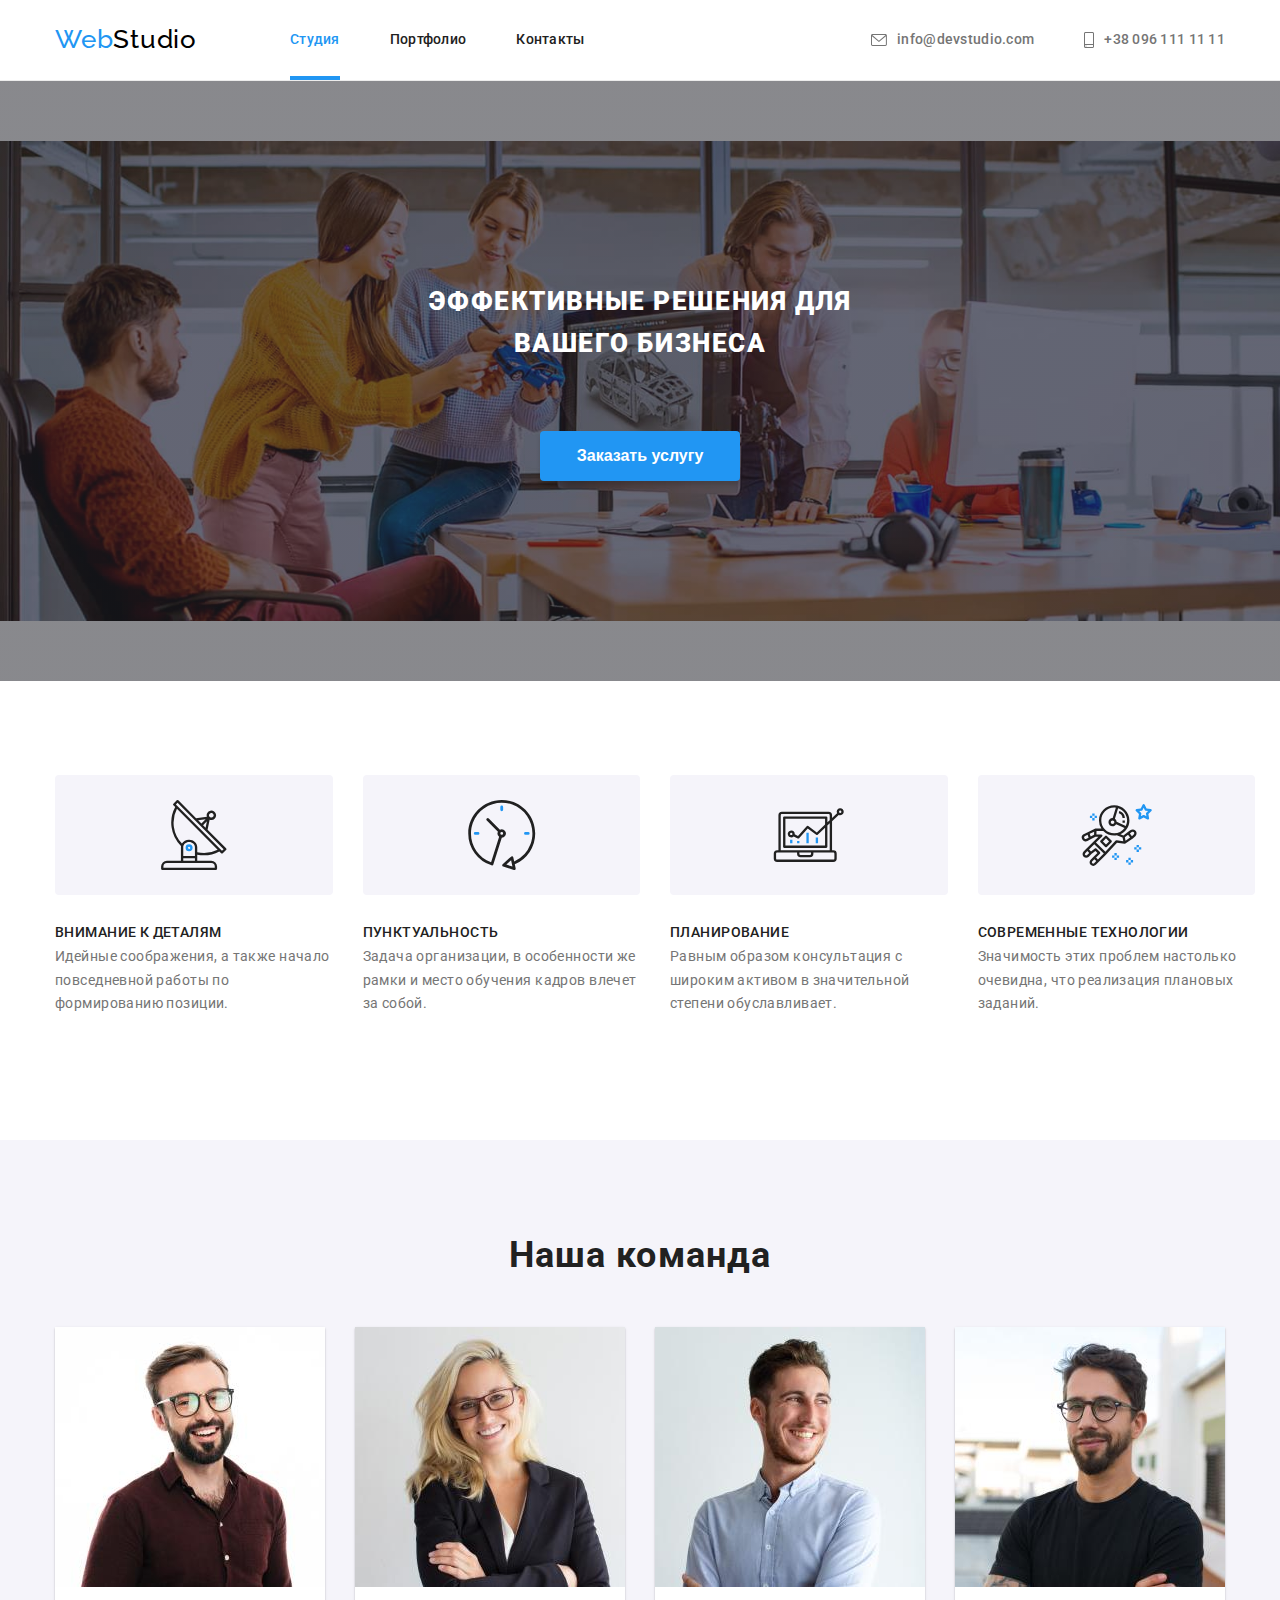
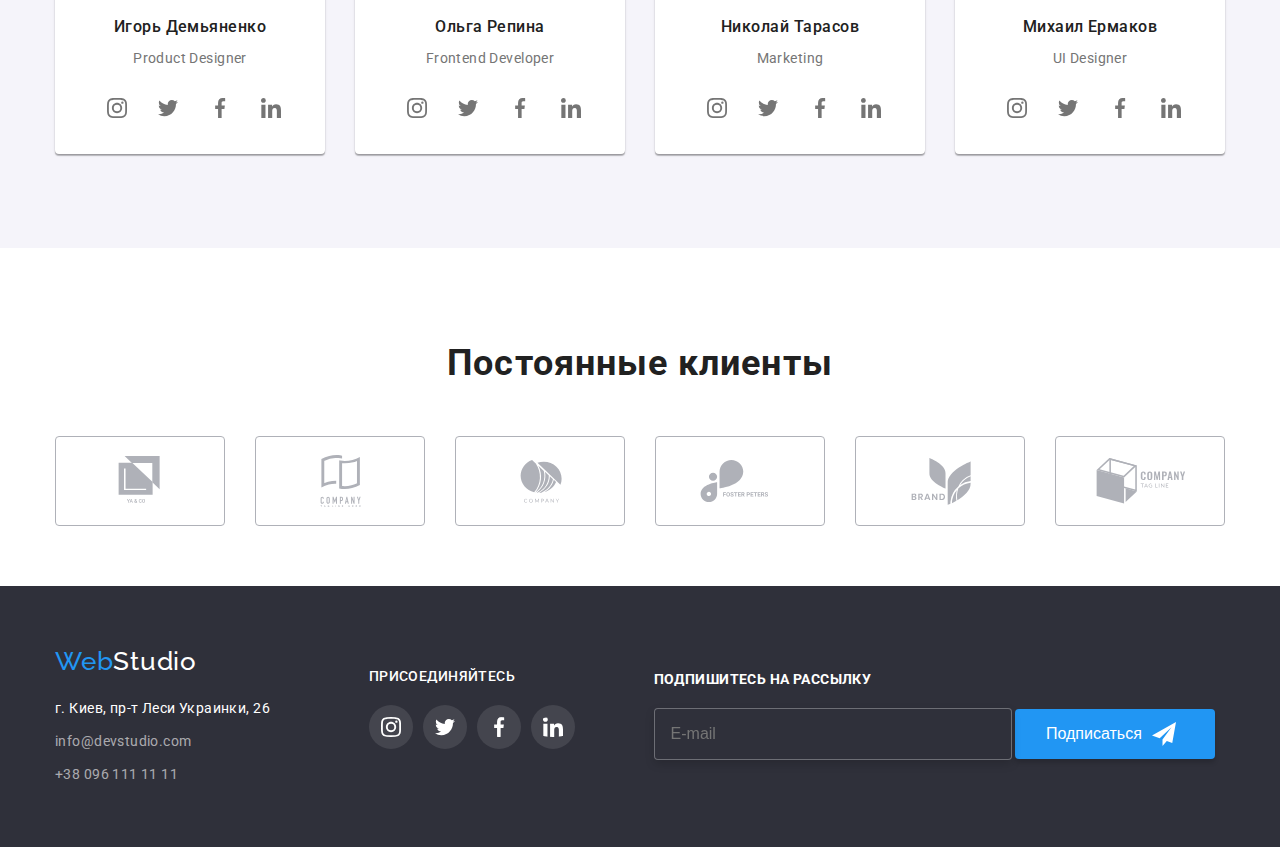
<file: index.html>
<!DOCTYPE html>
<html lang="ru">
<head>
    <meta charset="UTF-8">
    <meta http-equiv="X-UA-Compatible" content="IE=edge">
    <meta name="viewport" content="width=device-width, initial-scale=1.0">
    <title>Document</title>
    <link href="https://cdnjs.com/libraries/modern-normalize" rel="stylesheet">
    <link rel="preconnect" href="https://fonts.gstatic.com">
    <link href="https://fonts.googleapis.com/css2?family=Raleway:wght@700&family=Roboto:wght@400;500;700;900&display=swap"
          rel="stylesheet">
    <link rel="stylesheet" href="./css/main.css">
   <!-- <link rel="stylesheet" href="./css/main.min.css" /> -->

    
</head>
<body>
   <!--header, contacts separate from <nav>-->
   <header class="head-section">
      <div class="head-section__containter">
         <nav class="main-nav">
            <a href="/" class="logo link">
               <span class="logo__accent">Web</span>Studio
            </a>

            <button type="button" class="menu-button"  data-menu-button aria-expanded="false">
               <svg width="40" height="40" aria-label="Переключатель мобильного меню">
                  <use class="icon-menu" href='./images/icons.svg#icon-menu'></use>
                  <use class="icon-cross" href='./images/icons.svg#icon-cross'></use>
               </svg>
            </button>

            <div class="main-nav__menu" data-menu>
               <ul class="page-nav list">
                  <li class="page-nav__item"><a href="." class="link page-nav__link page-nav__current">Студия</a></li>
                  <li class="page-nav__item"><a href="./portfolio.html" class="link page-nav__link">Портфолио</a></li>
                  <li class="page-nav__item"><a href="" class="link page-nav__link">Контакты</a></li>
               </ul>
            
          

               <ul class="contacts list">
                  <li class="contacts__item">
                     <a href="mailto:info@devstudio.com" class="link contacts__link contacts--mail">
                        <svg class="contacts__icon" width='16' height='12'>
                           <use href="./images/icons.svg#icon-envelope"></use>
                        </svg>
                     info@devstudio.com
                  </a>
                  </li>
                  <li class="contacts__item">
                     <a href="tel:+380961111111" class="link contacts__link contacts--phone">
                        <svg class="contacts__icon" width='10' height='16'>
                           <use href="./images/icons.svg#icon-smartphone"></use>
                        </svg>
                     +38 096 111 11 11
                  </a>
                  </li>
               </ul>
               <ul class="social-menu list">
                  <li class="social-menu__item "><a href="">Instagram</a></li>
                  <li class="social-menu__item "><a href="">Twitter</a></li>
                  <li class="social-menu__item "><a href="">Facebook</a></li>
                  <li class="social-menu__item "><a href="">LinkedIn</a></li>
               </ul>
            </div>

         </nav>

      </div>
   </header>

   <main>
      <!--hero with the link-->
      <section class="hero hero__overlay">
         <div class="hero__container">
            <h1 class="hero__title">Эффективные решения для вашего бизнеса</h1>
            <button type="button" class="button hero__button" data-modal-open>Заказать услугу</button>
         </div>
      </section>
            
      <!--features -->
      <section class="section features">
         <h2 class="section__title visually-hidden">Наши особенности</h2>
         <div class="features__container">
            <ul class="feature__list list">
               <li class="feature__item">
                  <div class="feature__box">
                     <svg>
                        <use href="./images/icons.svg#icon-antenna"></use>
                     </svg>
                  </div>
                  <h3 class="feature__title">Внимание к деталям</h3>
                  <p>Идейные соображения, а также начало повседневной работы по формированию позиции.</p>
               </li>
               <li class="feature__item">
                  <div class="feature__box">
                     <svg>
                        <use href="./images/icons.svg#icon-clock"></use>
                     </svg>
                  </div>
                  <h3 class="feature__title">Пунктуальность</h3>
                  <p>Задача организации, в особенности же рамки и место обучения кадров влечет за собой.</p>
               </li>
               <li class="feature__item">
                  <div class="feature__box">
                     <svg>
                        <use href="./images/icons.svg#icon-diagram"></use>
                     </svg>
                  </div>
                  <h3 class="feature__title">Планирование</h3>
                  <p>Равным образом консультация с широким активом в значительной степени обуславливает.</p>
               </li>
               <li class="feature__item">
                  <div class="feature__box">
                     <svg>
                        <use href="./images/icons.svg#icon-astronaut"></use>
                     </svg>
                  </div>
                  <h3 class="feature__title">Современные технологии</h3>
                  <p>Значимость этих проблем настолько очевидна, что реализация плановых заданий.</p>
               </li>
            </ul>
         </div>
      </section>
      
      <!--what we do section-->
      <section class="section ">
         <div class="our-works__container">
            <h2 class="section__title">Чем мы занимаемся</h2>
            <ul class="our-works__list list">
               <li class="our-works__thumb">
                  <a href="" class="our-work__link"><img src="./images/what_we_do_01.jpg" alt="Разработка алгоритма" width="370">
                     <p class="our-works__label">Десктопные приложения</p>
                  </a>
               </li>
               <li class="our-works__thumb">
                  <a href="" class="our-work__link"><img src="./images/what_we_do_02.jpg" alt="Разработка мобильного приложение" width="370">
                     <p class="our-works__label">Мобильные приложения</p>
                  </a>
               </li>
               <li class="our-works__thumb">
                  <a href="" class="our-work__link"><img src="./images/what_we_do_03.jpg" alt="Выбор цвета" width="370">
                     <p class="our-works__label">Дизайнерские решения</p>
                  </a>
               </li>
            </ul>
         </div>
      </section>
      
      <!--our team section-->
      <section class="team team__section">
         <div class="team__container">
            <h2 class="section__title">Наша команда</h2>
            <ul class="team__list list">
               <li class="team__item">
                  <a href="" class="link">
                        <picture>
                           <sourse 
                              srcset="
                                 ./images/team_01-270.webp 270w,
                                 ./images/team_01-354.webp 354w,
                                 ./images/team_01-450.webp 450w,
                                 ./images/team_01-270@2x.webp 540w,
                                 ./images/team_01-354@2x.webp 708w,
                                 ./images/team_01-450@2x.webp 900w
                                 " 
                              type="image/webp" />
                        
                        <img
                           srcset="
                           ./images/team_01-270.jpg 270w,
                           ./images/team_01-354.jpg 354w,
                           ./images/team_01-450.jpg 450w,
                           ./images/team_01-270@2x.jpg 540w,
                           ./images/team_01-354@2x.jpg 708w,
                           ./images/team_01-450@2x.jpg 900w
                           " 
                           src="./images/team_01-450.jpg"
                           sizes="(min-width: 1200px) 270px, (min-width: 768px) 354px, 450px" 
                           alt="Игорь Демьяненко"
                        >
                        </picture>
                     <div class="team__name">
                        <h3 class="team__title">Игорь Демьяненко</h3>
                        <p class="team__position">Product Designer</p>
                        <ul class="socials">
                           <li class="socials__item">
                              <a href="" class="link socials__link">
                                 <svg class="socials__icon">
                                    <use href="./images/icons.svg#icon-insta"></use>
                                 </svg>
                              </a>
                           </li>
                           <li class="socials__item">
                              <a href="" class="link socials__link">
                                <svg class="socials__icon" >
                                 <use href="./images/icons.svg#icon-twitter"></use>
                                </svg> 
                              </a>
                           </li>
                           <li class="socials__item">
                              <a href="" class="link socials__link">
                                 <svg class="socials__icon">
                                    <use href="./images/icons.svg#icon-fb"></use>
                                 </svg>
                              </a>
                           </li>
                           <li class="socials__item">
                              <a href="" class="link socials__link">
                                 <svg class="socials__icon">
                                    <use href="./images/icons.svg#icon-lin"></use>
                                 </svg>
                              </a>
                           </li>
                        </ul>
                     </div>
                  </a>
               </li>
               <li class="team__item">
                  <a href="" class="link">
                     <img 
                        srcset="
                           ./images/team_02-270.jpg 270w,
                           ./images/team_02-354.jpg 354w,
                           ./images/team_02-450.jpg 450w,
                           ./images/team_02-270@2x.jpg 540w,
                           ./images/team_02-354@2x.jpg 708w,
                           ./images/team_02-450@2x.jpg 900w
                           " 
                        src="./images/team_02-450.jpg"
                        sizes="(min-width: 1200px) 270px, (min-width: 768px) 354px, 450px"  
                        alt="Ольга Репина"
                     >
                     <div class="team__name">
                        <h3 class="team__title">Ольга Репина</h3>
                        <p class="team__position">Frontend Developer</p>
                        <ul class="socials">
                           <li class="socials__item">
                              <a href="" class="link socials__link">
                                 <svg class="socials__icon">
                                    <use href="./images/icons.svg#icon-insta"></use>
                                 </svg>
                              </a>
                           </li>
                           <li class="socials__item">
                              <a href="" class="link socials__link">
                                 <svg class="socials__icon">
                                    <use href="./images/icons.svg#icon-twitter"></use>
                                 </svg>
                              </a>
                           </li>
                           <li class="socials__item">
                              <a href="" class="link socials__link">
                                 <svg class="socials__icon">
                                    <use href="./images/icons.svg#icon-fb"></use>
                                 </svg>
                              </a>
                           </li>
                           <li class="socials__item">
                              <a href="" class="link socials__link">
                                 <svg class="socials__icon">
                                    <use href="./images/icons.svg#icon-lin"></use>
                                 </svg>
                              </a>
                           </li>
                        </ul>
                     </div>
                  </a>
               </li>
               <li class="team__item">
                  <a href="" class="link">
                     <img 
                        srcset="
                           ./images/team_03-270.jpg 270w,
                           ./images/team_03-354.jpg 354w,
                           ./images/team_03-450.jpg 450w,
                           ./images/team_03-270@2x.jpg 540w,
                           ./images/team_03-354@2x.jpg 708w,
                           ./images/team_03-450@2x.jpg 900w
                           " 
                        src="./images/team_03-450.jpg"
                        sizes="(min-width: 1200px) 270px, (min-width: 768px) 354px, 450px"  
                        alt="Николай Тарасов" 
                     >
                     <div class="team__name">
                        <h3 class="team__title">Николай Тарасов</h3>
                        <p class="team__position">Marketing</p>
                        <ul class="socials">
                           <li class="socials__item">
                              <a href="" class="link socials__link">
                                 <svg class="socials__icon">
                                    <use href="./images/icons.svg#icon-insta"></use>
                                 </svg>
                              </a>
                           </li>
                           <li class="socials__item">
                              <a href="" class="link socials__link">
                                 <svg class="socials__icon">
                                    <use href="./images/icons.svg#icon-twitter"></use>
                                 </svg>
                              </a>
                           </li>
                           <li class="socials__item">
                              <a href="" class="link socials__link">
                                 <svg class="socials__icon">
                                    <use href="./images/icons.svg#icon-fb"></use>
                                 </svg>
                              </a>
                           </li>
                           <li class="socials__item">
                              <a href="" class="link socials__link">
                                 <svg class="socials__icon">
                                    <use href="./images/icons.svg#icon-lin"></use>
                                 </svg>
                              </a>
                           </li>
                        </ul>
                     </div>
                  </a>
               </li>
               <li class="team__item">
                  <a href="" class="link">
                     <img 
                        srcset="
                           ./images/team_04-270.jpg 270w,
                           ./images/team_04-354.jpg 354w,
                           ./images/team_04-450.jpg 450w,
                           ./images/team_04-270@2x.jpg 540w,
                           ./images/team_04-354@2x.jpg 708w,
                           ./images/team_04-450@2x.jpg 900w
                           " 
                        src="./images/team_04-450.jpg"
                        sizes="(min-width: 1200px) 270px, (min-width: 768px) 354px, 450px" 
                        alt="Михаил Ермаков"
                     >
                     <div class="team__name">
                        <h3 class="team__title">Михаил Ермаков</h3>
                        <p class="team__position">UI Designer</p>
                        <ul class="socials">
                           <li class="socials__item">
                              <a href="" class="link socials__link">
                                 <svg class="socials__icon">
                                    <use href="./images/icons.svg#icon-insta"></use>
                                 </svg>
                              </a>
                           </li>
                           <li class="socials__item">
                              <a href="" class="link socials__link">
                                 <svg class="socials__icon">
                                    <use href="./images/icons.svg#icon-twitter"></use>
                                 </svg>
                              </a>
                           </li>
                           <li class="socials__item">
                              <a href="" class="link socials__link">
                                 <svg class="socials__icon">
                                    <use href="./images/icons.svg#icon-fb"></use>
                                 </svg>
                              </a>
                           </li>
                           <li class="socials__item">
                              <a href="" class="link socials__link">
                                 <svg class="socials__icon">
                                    <use href="./images/icons.svg#icon-lin"></use>
                                 </svg>
                              </a>
                           </li>
                        </ul>
                     </div>
                  </a>
               </li>
            </ul>
         </div>
      </section>

      <!-- permanent clients -->

      <section class="section clients">
         <div class="clients__container">
            <h2 class="section__title">Постоянные клиенты</h2>
            <ul class="clients__list list">
               <li class="clients__item">
                  <a href="" class="link">
                     <svg class="clients__icon">
                        <use href="./images/clients.svg#icon-client1"></use>
                     </svg>
                  </a> 
               </li>
               <li class="clients__item" >
                  <a href="" class="link">
                     <svg class="clients__icon">
                        <use href="./images/icons.svg#icon-client2"></use>
                     </svg>
                  </a>
               </li>
               <li class="clients__item" >
                  <a href="" class="link">
                     <svg class="clients__icon">
                        <use href="./images/icons.svg#icon-client3"></use>
                     </svg>
                  </a>
               </li>
               <li class="clients__item" >
                  <a href="" class="link">
                     <svg class="clients__icon">
                        <use href="./images/icons.svg#icon-client4"></use>
                     </svg>
                  </a>
               </li>
               <li class="clients__item" >
                  <a href="" class="link">
                     <svg class="clients__icon">
                        <use href="./images/icons.svg#icon-client5"></use>
                     </svg>
                  </a>
               </li>
               <li class="clients__item" >
                  <a href="" class="link">
                     <svg class="clients__icon">
                        <use href="./images/icons.svg#icon-client6"></use>
                     </svg>
                  </a>
               </li>
            </ul>
         </div>
      </section>


   </main>

      <!--footer-->
   <footer class="footer">
      <div class="footer__flex">
         <div class="footer__item">
            <a href="/" class="logo link footer__logo">
               <span class="logo__accent">Web</span><span class="logo--rev">Studio</span>
            </a>
            <address class="address">
               г. Киев, пр-т Леси Украинки, 26<br />
            </address>
            <!-- footer contacts -->
            <ul class="footer__contacts list">
               <li><a href="mailto:info@devstudio.com" class="link footer-contacts__link">info@devstudio.com</a></li>
               <li><a href="tel:+380961111111" class="link footer-contacts__link">+38 096 111 11 11</a></li>
            </ul>
         </div>
         <div class="footer__item links">
            <h3 class="social__title">ПРИСОЕДИНЯЙТЕСЬ</h3>
            <ul class="socials">
               <li class="socials__item">
                  <a href="" class="link socials__link">
                     <svg class="socials__icon--darktheme">
                        <use href="./images/icons.svg#icon-insta"></use>
                     </svg>
                  </a>
               </li>
               <li class="socials__item">
                  <a href="" class="link socials__link">
                     <svg class="socials__icon--darktheme">
                        <use href="./images/icons.svg#icon-twitter"></use>
                     </svg>
                  </a>
               </li>
               <li class="socials__item">
                  <a href="" class="link socials__link">
                     <svg class="socials__icon--darktheme">
                        <use href="./images/icons.svg#icon-fb"></use>
                     </svg>
                  </a>
               </li>
               <li class="socials__item">
                  <a href="" class="link socials__link">
                     <svg class="socials__icon--darktheme">
                        <use href="./images/icons.svg#icon-lin"></use>
                     </svg>
                  </a>
               </li>
            </ul>
         </div>

         <!-- subscribe form -->

         <form class="form">
            <div class="subscribe__formfield">
               <label for="subscribe" class="subscribe__title">Подпишитесь на рассылку</label>
               <input type="email" name="mail" id="subscribe" class="subscribe__input" placeholder="E-mail">
               <button type="submit" class="subscribe__button">Подписаться
                  <svg class="subscribe__icon">
                     <use href="../images/icons.svg#icon-send"></use>
                  </svg>
               </button>
            </div>
         </form>
         

         

      </div>
   </footer>

   <!-- модальное окно с кнопкой закрытия-->

   <div class="backdrop is-hidden" data-modal>
      <div class="modal modal">
         <a href="" class="link" data-modal-close>
            <svg class="modal__closebutton">
               <use href='./images/icons.svg#icon-close'></use>
            </svg>
         </a>

         
         
         <form class="modal__form">
            <h3 class="modal__title">Оставьте свои данные, мы вам перезвоним</h3>
            <div class="modal__formfield">
               <label for="name" class="modal__label">Имя</label>
               <input type="text" name="name" id="name" class="modal__input">
               <svg class="modal__icon">
                  <use href="./images/icons.svg#icon-person"></use>
               </svg>
               
            </div>
            <div class="modal__formfield">
               <label for="tel" class="modal__label">Телефон</label>
               <input type="tel" name="tel" id="tel" class="modal__input">
               <svg class="modal__icon">
                  <use href="./images/icons.svg#icon-phone"></use>
               </svg>
            </div>
            <div class="modal__formfield">
               <label for="mail" class="modal__label">Почта</label>
               <input type="email" name="mail" id="mail" class="modal__input">
               <svg class="modal__icon">
                  <use href="./images/icons.svg#icon-email"></use>
               </svg>
            </div>
            <div class="modal__formfield">
               <label for="comment" class="modal__label">Комментарий</label>
               <!-- <input type="text" name="comment" id="comment" class="modal-input"> -->
               <textarea name="comment" id="comment" rows="10" class="modal__comment" placeholder="Введите текст"></textarea>
            </div>

            <div class="modal__check">
               <input type="checkbox" name="checkbox" id="checkbox" class="modal-check__input">
               <label for="checkbox" class="modal-check__label ">Соглашаюсь с рассылкой и принимаю
                  <a href="" class="modal-check__policy-link">Условия договора</a>
                  <svg class="modal-check__icon--unchecked" >
                     <use href="./images/icons.svg#icon-uncheck" ></use>
                  </svg> 
                  <svg class="modal-check__icon--checked">
                     <use href="./images/icons.svg#icon-check"></use>
                  </svg>
               </label>
            </div>

            <button type="submit" class="modal-check__button">Отправить</button>
         </form>
         <!-- application form -->

         <form class="form">

         </form>


         <!-- <button type="button" class="modal-btn" data-modal-close >
            <div class="close-icon"></div>
         </button> -->
      </div>
   </div>


<script src="./js/modal.js"></script>
<Script src="./js/menu.js"></Script>
</body>
</html>
</file>
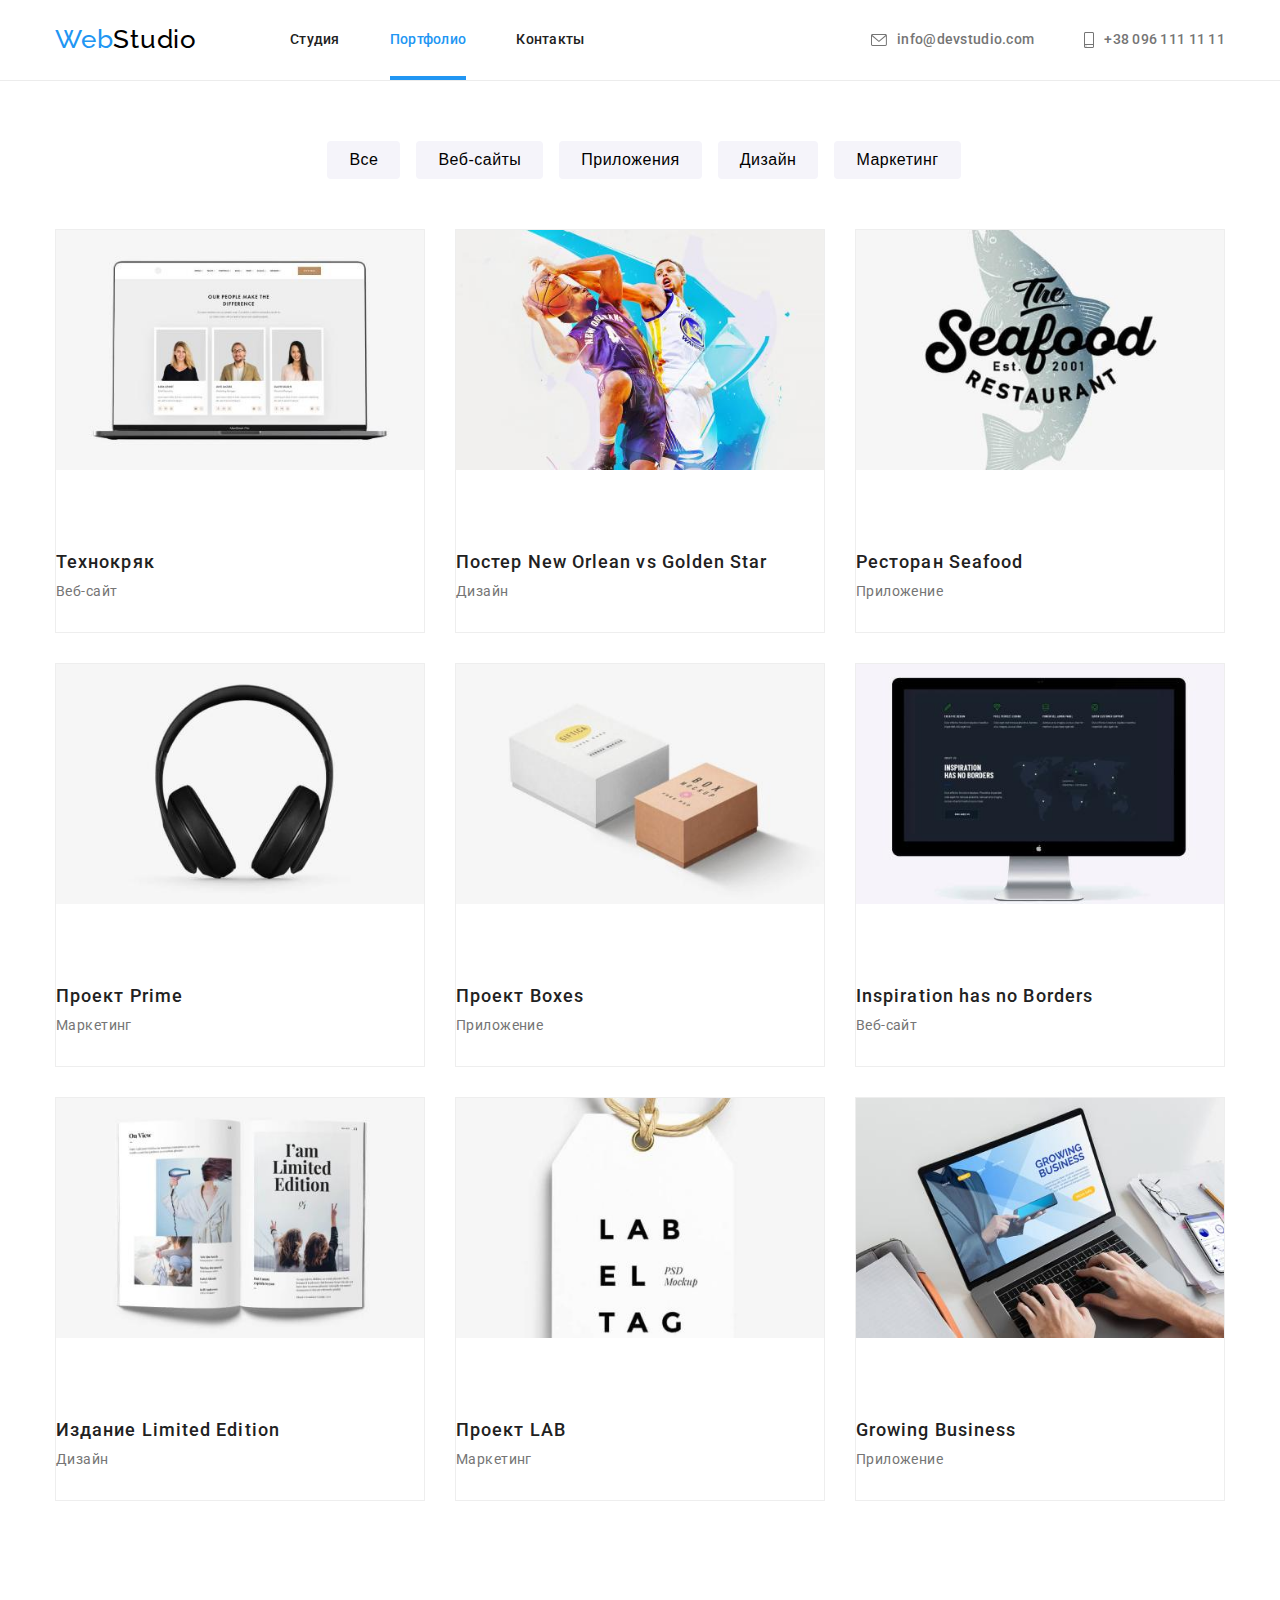
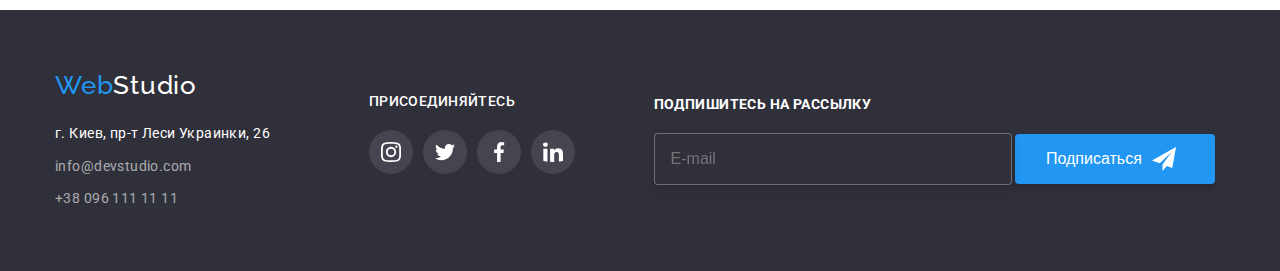
<file: portfolio.html>
<!DOCTYPE html>
<html lang="en">
<head>
    <meta charset="UTF-8">
    <meta http-equiv="X-UA-Compatible" content="IE=edge">
    <meta name="viewport" content="width=device-width, initial-scale=1.0">
    <title>Document</title>
    <link href="https://cdnjs.com/libraries/modern-normalize" rel="stylesheet">
    <link rel="preconnect" href="https://fonts.gstatic.com">
    <link href="https://fonts.googleapis.com/css2?family=Raleway:wght@700&family=Roboto:wght@400;500;700;900&display=swap"
        rel="stylesheet">
    <link rel="stylesheet" href="./css/main.css">
</head>
<body>
    <!--header, contacts separate from <nav>-->
    <header class="head-section">
        <div class="head-section__containter">
            <nav class="main-nav">
                <a href="/" class="logo link">
                    <span class="logo__accent">Web</span>Studio
                </a>
    
                <button type="button" class="menu-button" data-menu-button aria-expanded="false">
                    <svg width="40" height="40" aria-label="Переключатель мобильного меню">
                        <use class="icon-menu" href='./images/icons.svg#icon-menu'></use>
                        <use class="icon-cross" href='./images/icons.svg#icon-cross'></use>
                    </svg>
                </button>
    
                <div class="main-nav__menu" data-menu>
                    <ul class="page-nav list">
                        <li class="page-nav__item"><a href="." class="link page-nav__link ">Студия</a></li>
                        <li class="page-nav__item"><a href="./portfolio.html" class="link page-nav__link page-nav__current">Портфолио</a></li>
                        <li class="page-nav__item"><a href="" class="link page-nav__link">Контакты</a></li>
                    </ul>
    
    
    
                    <ul class="contacts list">
                        <li class="contacts__item">
                            <a href="mailto:info@devstudio.com" class="link contacts__link contacts--mail">
                                <svg class="contacts__icon" width='16' height='12'>
                                    <use href="./images/icons.svg#icon-envelope"></use>
                                </svg>
                                info@devstudio.com
                            </a>
                        </li>
                        <li class="contacts__item">
                            <a href="tel:+380961111111" class="link contacts__link contacts--phone">
                                <svg class="contacts__icon" width='10' height='16'>
                                    <use href="./images/icons.svg#icon-smartphone"></use>
                                </svg>
                                +38 096 111 11 11
                            </a>
                        </li>
                    </ul>
                    <ul class="social-menu list">
                        <li class="social-menu__item "><a href="">Instagram</a></li>
                        <li class="social-menu__item "><a href="">Twitter</a></li>
                        <li class="social-menu__item "><a href="">Facebook</a></li>
                        <li class="social-menu__item "><a href="">LinkedIn</a></li>
                    </ul>
                </div>
    
            </nav>
    
        </div>
    </header>
    
    <!-- portfolio-grid page -->
    <main>
        <section class="work-section">
            <div class="work-section__container">
                <h1 class="visually-hidden">наши работы</h1>
                <!-- кнопки фильтра -->
                <ul class="filter list">
                    <li class="filter__item">
                        <button type="button" class="filter__button">Все</button>
                    </li>
                    <li class="filter__item">
                        <button type="button" class="filter__button">Веб-сайты</button>
                    </li>
                    <li class="filter__item">
                        <button type="button" class="filter__button">Приложения</button>
                    </li>
                    <li class="filter__item">
                        <button type="button" class="filter__button">Дизайн</button>
                    </li>
                    <li class="filter__item">
                        <button type="button" class="filter__button">Маркетинг</button>
                    </li>
                </ul>
                
                <!-- наши работы, галерея  -->
                <ul class="work__gallery list">
                    <li class="work__item">
                        <a href="" class="link work__link">
                            <div class="work__img-box">
                                <p class="overlay">
                                    Технокряк это современная площадка распространения коронавируса.
                                    Компании используют эту платформу для цифрового
                                    шпионажа и атак на защищённые сервера конкурентов.
                                </p>
                                
                                <img 
                                    srcset="
                                    ./images/portfolio/img_01-354.jpg 354w,
                                    ./images/portfolio/img_01-370.jpg 370w,
                                    ./images/portfolio/img_01-450.jpg 450w,
                                    ./images/portfolio/img_01-354@2x.jpg 708w,
                                    ./images/portfolio/img_01-370@2x.jpg 740w,
                                    ./images/portfolio/img_01-450@2x.jpg 900w
                                    "
                                    sizes="(min-width: 1200px) 33vw, (min-width: 768px) 50vw, 100vw"
                                    src="./images/portfolio/img_01-450.jpg" 
                                    alt="Технокряк" 
                                >
                            </div>
                            <div class="work__name">
                                <h3 class="work__title">Технокряк</h3>
                                <p class="sort">Веб-сайт</p>
                
                
                            </div>
                        </a>
                    </li>
                    <li class="work__item">
                        <a href="" class="link work__link">
                            <div class="work__img-box">
                                <p class="overlay">
                                    Технокряк это современная площадка распространения коронавируса.
                                    Компании используют эту платформу для цифрового
                                    шпионажа и атак на защищённые сервера конкурентов.
                                </p>
                                <img srcset="
                                    ./images/portfolio/img_02-354.jpg 354w,
                                    ./images/portfolio/img_02-370.jpg 370w,
                                    ./images/portfolio/img_02-450.jpg 450w,
                                    ./images/portfolio/img_02-354@2x.jpg 708w,
                                    ./images/portfolio/img_02-370@2x.jpg 740w,
                                    ./images/portfolio/img_02-450@2x.jpg 900w
                                    "
                                    sizes="(min-width: 1200px) 33vw, (min-width: 768px) 50vw, 100vw"
                                    src="./images/portfolio/img_02-450.jpg"
                                    alt="Постер New Orlean vs Golden Star"
                                >
                            </div>
                            <div class="work__name">
                                <h3 class="work__title">Постер New Orlean vs Golden Star</h3>
                                <p class="sort">Дизайн</p>
                            </div>
                        </a>
                    </li>
                    <li class="work__item">
                        <a href="" class="link work__link">
                            <div class="work__img-box">
                                <p class="overlay">
                                    Технокряк это современная площадка распространения коронавируса.
                                    Компании используют эту платформу для цифрового
                                    шпионажа и атак на защищённые сервера конкурентов.
                                </p>
                                <img srcset="
                                    ./images/portfolio/img_03-354.jpg 354w,
                                    ./images/portfolio/img_03-370.jpg 370w,
                                    ./images/portfolio/img_03-450.jpg 450w,
                                    ./images/portfolio/img_03-354@2x.jpg 708w,
                                    ./images/portfolio/img_03-370@2x.jpg 740w,
                                    ./images/portfolio/img_03-450@2x.jpg 900w
                                    "
                                    sizes="(min-width: 1200px) 33vw, (min-width: 768px) 50vw, 100vw"
                                    src="./images/portfolio/img_03-450.jpg" 
                                    alt="Ресторан Seafood"
                                >
                            </div>
                            <div class="work__name">
                                <h3 class="work__title">Ресторан Seafood</h3>
                                <p class="sort">Приложение</p>
                            </div>
                        </a>
                    </li>
                    <li class="work__item">
                        <a href="" class="link work__link">
                            <div class="work__img-box">
                                <p class="overlay">
                                    Технокряк это современная площадка распространения коронавируса.
                                    Компании используют эту платформу для цифрового
                                    шпионажа и атак на защищённые сервера конкурентов.
                                </p>
                                <img srcset="
                                    ./images/portfolio/img_04-354.jpg 354w,
                                    ./images/portfolio/img_04-370.jpg 370w,
                                    ./images/portfolio/img_04-450.jpg 450w,
                                    ./images/portfolio/img_04-354@2x.jpg 708w,
                                    ./images/portfolio/img_04-370@2x.jpg 740w,
                                    ./images/portfolio/img_04-450@2x.jpg 900w
                                    "
                                    sizes="(min-width: 1200px) 33vw, (min-width: 768px) 50vw, 100vw"
                                    src="./images/portfolio/img_04-450.jpg"
                                    alt="Проект Prime"
                                >
                            </div>
                            <div class="work__name">
                                <h3 class="work__title">Проект Prime</h3>
                                <p class="sort">Маркетинг</p>
                            </div>
                        </a>
                    </li>
                    <li class="work__item">
                        <a href="" class="link work__link">
                            <div class="work__img-box">
                                <p class="overlay">
                                    Технокряк это современная площадка распространения коронавируса.
                                    Компании используют эту платформу для цифрового
                                    шпионажа и атак на защищённые сервера конкурентов.
                                </p>
                                <img srcset="
                                    ./images/portfolio/img_05-354.jpg 354w,
                                    ./images/portfolio/img_05-370.jpg 370w,
                                    ./images/portfolio/img_05-450.jpg 450w,
                                    ./images/portfolio/img_05-354@2x.jpg 708w,
                                    ./images/portfolio/img_05-370@2x.jpg 740w,
                                    ./images/portfolio/img_05-450@2x.jpg 900w
                                    "
                                    sizes="(min-width: 1200px) 33vw, (min-width: 768px) 50vw, 100vw"
                                    src="./images/portfolio/img_05-450.jpg"
                                    alt="Проект Boxes"
                                >
                            </div>
                            <div class="work__name">
                                <h3 class="work__title">Проект Boxes</h3>
                                <p class="sort">Приложение</p>
                            </div>
                        </a>
                    </li>
                    <li class="work__item">
                        <a href="" class="link work__link">
                            <div class="work__img-box">
                                <p class="overlay">
                                    Технокряк это современная площадка распространения коронавируса.
                                    Компании используют эту платформу для цифрового
                                    шпионажа и атак на защищённые сервера конкурентов.
                                </p>
                                <img srcset="
                                    ./images/portfolio/img_06-354.jpg 354w,
                                    ./images/portfolio/img_06-370.jpg 370w,
                                    ./images/portfolio/img_06-450.jpg 450w,
                                    ./images/portfolio/img_06-354@2x.jpg 708w,
                                    ./images/portfolio/img_06-370@2x.jpg 740w,
                                    ./images/portfolio/img_06-450@2x.jpg 900w
                                    "
                                    sizes="(min-width: 1200px) 33vw, (min-width: 768px) 50vw, 100vw"
                                    src="./images/portfolio/img_06-450.jpg" alt="Inspiration has no Borders"
                                >
                            </div>
                            <div class="work__name">
                                <h3 class="work__title">Inspiration has no Borders</h3>
                                <p class="sort">Веб-сайт</p>
                            </div>
                        </a>
                    </li>
                    <li class="work__item">
                        <a href="" class="link work__link">
                            <div class="work__img-box">
                                <p class="overlay">
                                    Технокряк это современная площадка распространения коронавируса.
                                    Компании используют эту платформу для цифрового
                                    шпионажа и атак на защищённые сервера конкурентов.
                                </p>
                                <img srcset="
                                    ./images/portfolio/img_07-354.jpg 354w,
                                    ./images/portfolio/img_07-370.jpg 370w,
                                    ./images/portfolio/img_07-450.jpg 450w,
                                    ./images/portfolio/img_07-354@2x.jpg 708w,
                                    ./images/portfolio/img_07-370@2x.jpg 740w,
                                    ./images/portfolio/img_07-450@2x.jpg 900w
                                    "
                                    sizes="(min-width: 1200px) 33vw, (min-width: 768px) 50vw, 100vw"
                                    src="./images/portfolio/img_07-450.jpg"
                                    alt="Издание Limited Edition"
                                >
                            </div>
                            <div class="work__name">
                                <h3 class="work__title">Издание Limited Edition</h3>
                                <p class="sort">Дизайн</p>
                            </div>
                        </a>
                    </li>
                    <li class="work__item">
                        <a href="" class="link work__link">
                            <div class="work__img-box">
                                <p class="overlay">
                                    Технокряк это современная площадка распространения коронавируса.
                                    Компании используют эту платформу для цифрового
                                    шпионажа и атак на защищённые сервера конкурентов.
                                </p>
                                <img srcset="
                                    ./images/portfolio/img_08-354.jpg 354w,
                                    ./images/portfolio/img_08-370.jpg 370w,
                                    ./images/portfolio/img_08-450.jpg 450w,
                                    ./images/portfolio/img_08-354@2x.jpg 708w,
                                    ./images/portfolio/img_08-370@2x.jpg 740w,
                                    ./images/portfolio/img_08-450@2x.jpg 900w
                                    "
                                    sizes="(min-width: 1200px) 33vw, (min-width: 768px) 50vw, 100vw"
                                    src="./images/portfolio/img_08-450.jpg"
                                    alt="Проект LAB"
                                >
                            </div>
                            <div class="work__name">
                                <h3 class="work__title">Проект LAB</h3>
                                <p class="sort">Маркетинг</p>
                            </div>
                        </a>
                    </li>
                    <li class="work__item">
                        <a href="" class="link work__link">
                            <div class="work__img-box">
                                <p class="overlay">
                                    Технокряк это современная площадка распространения коронавируса.
                                    Компании используют эту платформу для цифрового
                                    шпионажа и атак на защищённые сервера конкурентов.
                                </p>
                                <img srcset="
                                    ./images/portfolio/img_09-354.jpg 354w,
                                    ./images/portfolio/img_09-370.jpg 370w,
                                    ./images/portfolio/img_09-450.jpg 450w,
                                    ./images/portfolio/img_09-354@2x.jpg 708w,
                                    ./images/portfolio/img_09-370@2x.jpg 740w,
                                    ./images/portfolio/img_09-450@2x.jpg 900w
                                    "
                                    sizes="(min-width: 1200px) 33vw, (min-width: 768px) 50vw, 100vw"
                                    src="./images/portfolio/img_09-450.jpg"
                                    alt="Growing Business"
                                >
                            </div>
                            <div class="work__name">
                                <h3 class="work__title">Growing Business</h3>
                                <p class="sort">Приложение</p>
                            </div>
                        </a>
                    </li>
                </ul>
            </div>

        </section>

    </main>

    
    <!--footer-->
    <footer class="footer">
        <div class="footer__flex">
            <div class="footer__item">
                <a href="/" class="logo link footer__logo">
                    <span class="logo__accent">Web</span><span class="logo--rev">Studio</span>
                </a>
                <address class="address">
                    г. Киев, пр-т Леси Украинки, 26<br />
                </address>
                <!-- footer contacts -->
                <ul class="footer__contacts list">
                    <li><a href="mailto:info@devstudio.com" class="link footer-contacts__link">info@devstudio.com</a></li>
                    <li><a href="tel:+380961111111" class="link footer-contacts__link">+38 096 111 11 11</a></li>
                </ul>
            </div>
            <div class="footer__item links">
                <h3 class="social__title">ПРИСОЕДИНЯЙТЕСЬ</h3>
                <ul class="socials">
                    <li class="socials__item">
                        <a href="" class="link socials__link">
                            <svg class="socials__icon--darktheme">
                                <use href="./images/icons.svg#icon-insta"></use>
                            </svg>
                        </a>
                    </li>
                    <li class="socials__item">
                        <a href="" class="link socials__link">
                            <svg class="socials__icon--darktheme">
                                <use href="./images/icons.svg#icon-twitter"></use>
                            </svg>
                        </a>
                    </li>
                    <li class="socials__item">
                        <a href="" class="link socials__link">
                            <svg class="socials__icon--darktheme">
                                <use href="./images/icons.svg#icon-fb"></use>
                            </svg>
                        </a>
                    </li>
                    <li class="socials__item">
                        <a href="" class="link socials__link">
                            <svg class="socials__icon--darktheme">
                                <use href="./images/icons.svg#icon-lin"></use>
                            </svg>
                        </a>
                    </li>
                </ul>
            </div>
    
            <!-- subscribe form -->
    
            <form class="form">
                <div class="subscribe__formfield">
                    <label for="subscribe" class="subscribe__title">Подпишитесь на рассылку</label>
                    <input type="email" name="mail" id="subscribe" class="subscribe__input" placeholder="E-mail">
                    <button type="submit" class="subscribe__button">Подписаться
                        <svg class="subscribe__icon">
                            <use href="../images/icons.svg#icon-send"></use>
                        </svg>
                    </button>
                </div>
            </form>
    
    
    
    
        </div>
    </footer>


<!-- <script src="./js/modal.js"></script> -->
<Script src="./js/menu.js"></Script>
</body>
</html>
</file>
<file: css/main.css>
@charset "UTF-8";
/* fonts */
/* animation */
html {
  -webkit-box-sizing: border-box;
          box-sizing: border-box;
}

*,
*::after,
*::before {
  -webkit-box-sizing: inherit;
          box-sizing: inherit;
}

h1,
h2,
h3,
h4,
h5,
h6,
p {
  margin: 0;
}

img {
  display: block;
  max-width: 100%;
  height: auto;
}

/* Визуально спрятанная section-title и portfolio */
.visually-hidden {
  position: absolute !important;
  clip: rect(1px 1px 1px 1px);
  clip: rect(1px, 1px, 1px, 1px);
  padding: 0 !important;
  border: 0 !important;
  height: 1px !important;
  width: 1px !important;
  overflow: hidden;
}

/* ultilities */
.list {
  list-style: none;
  padding: 0;
  margin: 0;
}

.link {
  color: #757575;
  text-decoration: none;
}

/* body */
body {
  margin: 0;
  color: #757575;
  background-color: #ffffff;
  font-family: Roboto;
  font-size: 14px;
  line-height: 1.7;
  letter-spacing: 0.03em;
}

.section__title {
  margin-bottom: 30px;
}

@media screen and (min-width: 1200px) {
  .section__title {
    margin-bottom: 50px;
  }
}

/* logo */
.logo {
  color: #000000;
  font-family: Raleway;
  font-weight: 500;
  font-size: 24px;
  line-height: 1.2;
  letter-spacing: 0.03em;
}

@media screen and (min-width: 768px) {
  .logo {
    font-size: 24px;
    margin-right: 88px;
  }
}

@media screen and (min-width: 1200px) {
  .logo {
    font-size: 26px;
    margin-right: 93px;
  }
}

.logo--rev {
  color: #ffffff;
}

.logo__accent {
  color: #2196f3;
}

/* header */
/* page navigation */
.head-section {
  border-bottom: 1px solid #ececec;
}

.head-section__containter {
  position: relative;
  margin-left: auto;
  margin-right: auto;
  padding-left: 15px;
  padding-right: 15px;
  height: 60px;
}

@media screen and (min-width: 480px) {
  .head-section__containter {
    width: 480px;
  }
}

@media screen and (min-width: 768px) {
  .head-section__containter {
    width: 768px;
  }
}

@media screen and (min-width: 1200px) {
  .head-section__containter {
    width: 1200px;
  }
}

@media screen and (min-width: 480px) {
  .head-section__containter {
    width: 480px;
  }
}

@media screen and (min-width: 768px) {
  .head-section__containter {
    width: 768px;
    height: 80px;
  }
}

@media screen and (min-width: 1200px) {
  .head-section__containter {
    width: 1200px;
    height: 80px;
    margin-bottom: 0;
  }
}

.main-nav {
  display: -webkit-box;
  display: -ms-flexbox;
  display: flex;
  -webkit-box-align: center;
      -ms-flex-align: center;
          align-items: center;
  -webkit-box-pack: justify;
      -ms-flex-pack: justify;
          justify-content: space-between;
  min-height: 60px;
}

@media screen and (min-width: 768px) {
  .main-nav {
    display: -webkit-box;
    display: -ms-flexbox;
    display: flex;
    -webkit-box-align: center;
        -ms-flex-align: center;
            align-items: center;
    -webkit-box-pack: justify;
        -ms-flex-pack: justify;
            justify-content: space-between;
    min-height: 80px;
  }
}

.menu-button {
  display: -webkit-inline-box;
  display: -ms-inline-flexbox;
  display: inline-flex;
  margin: 0;
  padding: 0;
  border: none;
  background-color: transparent;
  z-index: 2;
}

.menu-button .icon-menu {
  display: block;
}

.menu-button .icon-cross {
  display: none;
}

.menu-button.is-open .icon-menu {
  display: none;
}

.menu-button.is-open .icon-cross {
  display: block;
}

@media screen and (min-width: 768px) {
  .menu-button {
    display: none;
  }
}

@media screen and (max-width: 767px) {
  .main-nav__menu {
    display: none;
  }
}

.main-nav__menu.is-open {
  display: -webkit-box;
  display: -ms-flexbox;
  display: flex;
  -webkit-box-orient: vertical;
  -webkit-box-direction: normal;
      -ms-flex-direction: column;
          flex-direction: column;
  -webkit-box-pack: justify;
      -ms-flex-pack: justify;
          justify-content: space-between;
  z-index: 1;
  position: absolute;
  top: 0;
  left: 0;
  width: 480px;
  height: 796px;
  padding: 48px 40px;
  background-color: #ffffff;
  text-align: left;
  font-size: 40px;
  line-height: 1.2;
  font-weight: 500;
  letter-spacing: 2%;
}

@media screen and (min-width: 768px) {
  .main-nav__menu {
    display: -webkit-box;
    display: -ms-flexbox;
    display: flex;
    -webkit-box-align: center;
        -ms-flex-align: center;
            align-items: center;
    margin-right: auto;
    -webkit-box-pack: justify;
        -ms-flex-pack: justify;
            justify-content: space-between;
    width: 100%;
  }
}

@media screen and (min-width: 1200px) {
  .main-nav__menu {
    width: 100%;
  }
}

.menu-button.is-open .icon-cross {
  display: block;
}

@media screen and (min-width: 768px) {
  .page-nav {
    display: -webkit-box;
    display: -ms-flexbox;
    display: flex;
    -webkit-box-align: center;
        -ms-flex-align: center;
            align-items: center;
  }
}

.page-nav__link {
  display: inline-block;
  padding-bottom: 32px;
  color: #212121;
}

.page-nav__link:hover, .page-nav__link:focus {
  color: #2196f3;
}

@media screen and (min-width: 768px) {
  .page-nav__link {
    display: -webkit-inline-box;
    display: -ms-inline-flexbox;
    display: inline-flex;
    -webkit-box-align: center;
        -ms-flex-align: center;
            align-items: center;
    height: 100%;
    padding-top: 21px;
    padding-bottom: 21px;
    color: #212121;
    font-weight: 500;
    font-size: 14px;
    line-height: 1.1;
    letter-spacing: 0.02em;
  }
}

@media screen and (max-width: 767px) {
  .page-nav__link {
    margin: 0;
  }
}

@media screen and (min-width: 480px) {
  .page-nav__link {
    position: relative;
    height: 80px;
  }
}

@media screen and (max-width: 767px) {
  .contacts {
    display: -webkit-box;
    display: -ms-flexbox;
    display: flex;
    -webkit-box-orient: vertical;
    -webkit-box-direction: reverse;
        -ms-flex-direction: column-reverse;
            flex-direction: column-reverse;
    margin-bottom: 64px;
  }
}

@media screen and (max-width: 767px) {
  .contacts {
    margin-top: auto;
  }
}

@media screen and (min-width: 768px) {
  .contacts {
    display: block;
  }
}

@media screen and (min-width: 1200px) {
  .contacts {
    display: -webkit-box;
    display: -ms-flexbox;
    display: flex;
    -webkit-box-align: center;
        -ms-flex-align: center;
            align-items: center;
    margin-left: auto;
  }
}

@media screen and (min-width: 480px) {
  .page-nav__item:not(:last-child) {
    margin-right: 50px;
  }
}

@media screen and (min-width: 1200px) {
  .contacts__item:not(:last-child) {
    margin-right: 50px;
  }
}

.page-nav__current {
  color: #2196f3;
}

/* синяя подсветка текущец страницы */
@media screen and (min-width: 768px) {
  .page-nav__current::after {
    display: inline-block;
    position: absolute;
    content: '';
    bottom: 0;
    left: 0;
    width: 100%;
    height: 4px;
    margin: 0;
    padding: 0;
    background-color: #2196f3;
  }
}

.contacts__link {
  display: -webkit-inline-box;
  display: -ms-inline-flexbox;
  display: inline-flex;
  -webkit-box-align: center;
      -ms-flex-align: center;
          align-items: center;
  color: #757575;
  font-weight: 500;
  font-size: 14px;
  line-height: 1.1;
  letter-spacing: 0.02em;
  -webkit-transform: 250ms cubic-bezier(0.4, 0, 0.2, 1);
          transform: 250ms cubic-bezier(0.4, 0, 0.2, 1);
}

@media screen and (max-width: 767px) {
  .contacts__link {
    display: -webkit-inline-box;
    display: -ms-inline-flexbox;
    display: inline-flex;
    padding-bottom: 0;
    font-size: 34px;
    line-height: 1.2;
  }
}

@media screen and (min-width: 768px) {
  .contacts__link {
    padding-bottom: 10px;
  }
}

@media screen and (min-width: 1200px) {
  .contacts__link {
    padding-top: 21px;
    padding-bottom: 21px;
  }
}

.contacts__link:hover, .contacts__link:focus {
  color: #2196f3;
}

@media screen and (max-width: 767px) {
  .contacts__item {
    margin: 0;
  }
}

@media screen and (min-width: 768px) {
  .contacts__item {
    padding: 0;
  }
}

.contacts__icon {
  display: -webkit-inline-box;
  display: -ms-inline-flexbox;
  display: inline-flex;
  -webkit-box-align: center;
      -ms-flex-align: center;
          align-items: center;
  margin-right: 10px;
  fill: currentColor;
}

@media screen and (max-width: 767px) {
  .contacts__icon {
    display: none;
  }
}

@media screen and (max-width: 767px) {
  .contacts--phone {
    color: #2196f3;
  }
}

@media screen and (max-width: 767px) {
  .contacts--mail {
    font-size: 24px;
    line-height: 1.12;
    font-weight: 500;
  }
}

@media screen and (max-width: 767px) {
  .social-menu {
    display: -webkit-box;
    display: -ms-flexbox;
    display: flex;
    margin-right: auto;
    padding: 0;
    width: 357px;
  }
}

@media screen and (min-width: 768px) {
  .social-menu {
    display: none;
  }
}

.social-menu__item {
  font-size: 18px;
  line-height: 1.2;
  font-weight: 500;
}

.social-menu__item a {
  text-decoration: none;
  color: #2196f3;
}

.social-menu__item:not(:last-child) {
  padding-right: 10px;
  border-right: 1px solid rgba(33, 33, 33, 0.2);
}

.social-menu__item:not(:first-child) {
  padding-left: 10px;
}

@media screen and (min-width: 768px) {
  .social-menu__item {
    display: none;
  }
}

/* hero */
.hero {
  background-color: #c4c4c4;
}

.hero__container {
  /* width: 1600px; */
  height: 600px;
  margin-left: auto;
  margin-right: auto;
  margin-top: 0;
  margin-bottom: 60px;
  padding-left: 0;
  padding-right: 0;
  padding-top: 200px;
  text-align: center;
}

@media screen and (min-width: 480px) {
  .hero__container {
    width: 480px;
  }
}

@media screen and (min-width: 768px) {
  .hero__container {
    max-width: 768px;
  }
}

@media screen and (min-width: 1200px) {
  .hero__container {
    max-width: 1600px;
    margin-bottom: 94px;
  }
}

@media screen and (max-width: 767px) {
  .hero__overlay {
    margin-right: auto;
    margin-left: auto;
    background-image: -webkit-gradient(linear, left top, right top, from(rgba(47, 48, 58, 0.4)), to(rgba(47, 48, 58, 0.4))), url(../images/hero-480.jpg);
    background-image: linear-gradient(to right, rgba(47, 48, 58, 0.4), rgba(47, 48, 58, 0.4)), url(../images/hero-480.jpg);
    background-repeat: no-repeat;
    background-size: contain;
    background-position: center;
  }
}

@media screen and (min-device-pixel-ratio: 2), screen and (-webkit-min-device-pixel-ratio: 2), screen and (min-resolution: 192dpi), screen and (min-resolution: 2dppx) {
  .hero__overlay {
    background-image: -webkit-gradient(linear, left top, right top, from(rgba(47, 48, 58, 0.4)), to(rgba(47, 48, 58, 0.4))), url(../images/hero-480@2x.jpg);
    background-image: linear-gradient(to right, rgba(47, 48, 58, 0.4), rgba(47, 48, 58, 0.4)), url(../images/hero-480@2x.jpg);
  }
}

@media screen and (min-width: 768px) and (max-width: 1199px) {
  .hero__overlay {
    background-image: -webkit-gradient(linear, left top, right top, from(rgba(47, 48, 58, 0.4)), to(rgba(47, 48, 58, 0.4))), url(../images/hero-768.jpg);
    background-image: linear-gradient(to right, rgba(47, 48, 58, 0.4), rgba(47, 48, 58, 0.4)), url(../images/hero-768.jpg);
    background-repeat: no-repeat;
    background-size: contain;
    background-position: center;
  }
}

@media screen and (min-width: 768px) and (max-width: 1199px) and (min-device-pixel-ratio: 2), screen and (min-width: 768px) and (max-width: 1199px) and (-webkit-min-device-pixel-ratio: 2), screen and (min-width: 768px) and (max-width: 1199px) and (min-resolution: 192dpi), screen and (min-width: 768px) and (max-width: 1199px) and (min-resolution: 2dppx) {
  .hero__overlay {
    background-image: -webkit-gradient(linear, left top, right top, from(rgba(47, 48, 58, 0.4)), to(rgba(47, 48, 58, 0.4))), url(../images/hero-768@2x.jpg);
    background-image: linear-gradient(to right, rgba(47, 48, 58, 0.4), rgba(47, 48, 58, 0.4)), url(../images/hero-768@2x.jpg);
  }
}

@media screen and (min-width: 1200px) {
  .hero__overlay {
    background-image: -webkit-gradient(linear, left top, right top, from(rgba(47, 48, 58, 0.4)), to(rgba(47, 48, 58, 0.4))), url(../images/hero-1600.jpg);
    background-image: linear-gradient(to right, rgba(47, 48, 58, 0.4), rgba(47, 48, 58, 0.4)), url(../images/hero-1600.jpg);
    background-repeat: no-repeat;
    background-size: contain;
    background-position: center;
  }
}

@media screen and (min-width: 1200px) and (min-device-pixel-ratio: 2), screen and (min-width: 1200px) and (-webkit-min-device-pixel-ratio: 2), screen and (min-width: 1200px) and (min-resolution: 192dpi), screen and (min-width: 1200px) and (min-resolution: 2dppx) {
  .hero__overlay {
    background-image: -webkit-gradient(linear, left top, right top, from(rgba(47, 48, 58, 0.4)), to(rgba(47, 48, 58, 0.4))), url(../images/hero-1600@2x.jpg);
    background-image: linear-gradient(to right, rgba(47, 48, 58, 0.4), rgba(47, 48, 58, 0.4)), url(../images/hero-1600@2x.jpg);
  }
}

.hero__title {
  color: #ffffff;
  text-align: center;
  margin-top: 0;
  margin-bottom: 30px;
  height: 120px;
  font-weight: 900;
  font-size: 26px;
  line-height: 1.6;
  letter-spacing: 0.06em;
  text-transform: uppercase;
}

.hero__button {
  width: 200px;
  height: 50px;
  background-color: #2196f3;
  color: #ffffff;
  -webkit-box-shadow: 0px 4px 4px rgba(0, 0, 0, 0.15);
          box-shadow: 0px 4px 4px rgba(0, 0, 0, 0.15);
  border-color: transparent;
  border-radius: 4px;
  margin-right: auto;
  margin-left: auto;
  font-weight: bold;
  font-size: 16px;
  line-height: 1.9;
}

/* section Features */
.features__container {
  margin-left: auto;
  margin-right: auto;
  padding-left: 15px;
  padding-right: 15px;
  margin-bottom: 60px;
}

@media screen and (min-width: 480px) {
  .features__container {
    width: 480px;
  }
}

@media screen and (min-width: 768px) {
  .features__container {
    width: 768px;
  }
}

@media screen and (min-width: 1200px) {
  .features__container {
    width: 1200px;
  }
}

@media screen and (min-width: 768px) {
  .feature__list {
    width: 768px;
    display: -webkit-box;
    display: -ms-flexbox;
    display: flex;
    -ms-flex-wrap: wrap;
        flex-wrap: wrap;
    -webkit-box-pack: justify;
        -ms-flex-pack: justify;
            justify-content: space-between;
  }
}

@media screen and (min-width: 1200px) {
  .feature__list {
    width: 1200px;
    margin-bottom: 94px;
  }
}

@media screen and (min-width: 768px) and (max-width: 1199px) {
  .feature__item {
    width: calc((100% - 15px * 4) / 2);
    margin: 15px;
  }
}

@media screen and (min-width: 1200px) {
  .feature__item {
    width: calc((100% - 15px * 6) / 4);
    margin-bottom: 30px;
  }
}

.feature__title {
  display: -webkit-inline-box;
  display: -ms-inline-flexbox;
  display: inline-flex;
  margin-top: 30px;
  color: #212121;
}

.section__title {
  color: #212121;
  margin-bottom: 50px;
  font-weight: bold;
  font-size: 36px;
  line-height: 1.2;
  text-align: center;
  letter-spacing: 0.03em;
}

.feature__box {
  display: -webkit-inline-box;
  display: -ms-inline-flexbox;
  display: inline-flex;
  -webkit-box-pack: center;
      -ms-flex-pack: center;
          justify-content: center;
  width: 100%;
  height: 120px;
  padding-top: 25px;
  padding-bottom: 25px;
  border-radius: 4px;
  background-color: #f5f4fa;
}

.icon-antenna,
.icon-clock,
.icon-diagram,
.icon-astronaut {
  width: 70px;
  height: 70px;
  margin-right: auto;
  margin-left: auto;
}

.feature__title {
  color: #212121;
  font-weight: 500;
  font-size: 14px;
  line-height: 1.14;
  letter-spacing: 0.03em;
  text-transform: uppercase;
}

/* our works */
.our-works__container {
  display: none;
}

@media screen and (min-width: 1200px) {
  .our-works__container {
    margin-left: auto;
    margin-right: auto;
    padding-left: 15px;
    padding-right: 15px;
    width: 1200px;
    margin-bottom: 94px;
  }
}

@media screen and (min-width: 1200px) and (min-width: 480px) {
  .our-works__container {
    width: 480px;
  }
}

@media screen and (min-width: 1200px) and (min-width: 768px) {
  .our-works__container {
    width: 768px;
  }
}

@media screen and (min-width: 1200px) and (min-width: 1200px) {
  .our-works__container {
    width: 1200px;
  }
}

.our-works__list {
  display: -webkit-box;
  display: -ms-flexbox;
  display: flex;
  -webkit-box-pack: justify;
      -ms-flex-pack: justify;
          justify-content: space-between;
  margin: 0;
  padding: 0;
}

.our-works__thumb {
  position: relative;
  max-width: 100%;
  height: 100%;
}

.our-works__label {
  position: absolute;
  bottom: 0;
  left: 0;
  width: 100%;
  padding-top: 27px;
  padding-bottom: 27px;
  font-family: Roboto;
  font-weight: bold;
  font-size: 14px;
  line-height: 1.14;
  text-align: center;
  letter-spacing: 0.03em;
  text-transform: uppercase;
  background: rgba(47, 48, 58, 0.8);
  color: #ffffff;
}

/* our team */
.team__container {
  margin-left: auto;
  margin-right: auto;
  padding-left: 15px;
  padding-right: 15px;
  padding-top: 60px;
  margin-bottom: 60px;
}

@media screen and (min-width: 480px) {
  .team__container {
    width: 480px;
  }
}

@media screen and (min-width: 768px) {
  .team__container {
    width: 768px;
  }
}

@media screen and (min-width: 1200px) {
  .team__container {
    width: 1200px;
  }
}

@media screen and (min-width: 1200px) {
  .team__container {
    padding-top: 94px;
    margin-bottom: 94px;
  }
}

.team__section {
  background-color: #f5f4fa;
}

.team__list {
  padding-bottom: 60px;
  text-align: center;
}

@media screen and (min-width: 480px) {
  .team__list {
    width: 480px;
  }
}

@media screen and (min-width: 768px) {
  .team__list {
    width: 768px;
    display: -webkit-box;
    display: -ms-flexbox;
    display: flex;
    -ms-flex-wrap: wrap;
        flex-wrap: wrap;
    -webkit-box-pack: justify;
        -ms-flex-pack: justify;
            justify-content: space-between;
    margin-left: -15px;
    margin-right: -15px;
  }
}

@media screen and (min-width: 1200px) {
  .team__list {
    width: 1200px;
    padding-bottom: 94px;
  }
}

.team__item {
  display: block;
  margin-left: auto;
  margin-right: auto;
  margin-bottom: 30px;
  padding-bottom: 24px;
  background-color: #ffffff;
  -webkit-box-shadow: 0px 1px 3px rgba(0, 0, 0, 0.12), 0px 1px 1px rgba(0, 0, 0, 0.14), 0px 2px 1px rgba(0, 0, 0, 0.2);
          box-shadow: 0px 1px 3px rgba(0, 0, 0, 0.12), 0px 1px 1px rgba(0, 0, 0, 0.14), 0px 2px 1px rgba(0, 0, 0, 0.2);
  border-radius: 0px 0px 4px 4px;
}

@media screen and (min-width: 768px) and (max-width: 1199px) {
  .team__item {
    width: calc((100% - 15px * 4) / 2);
    margin-left: 15px;
    margin-right: 15px;
    margin-bottom: 30px;
  }
}

@media screen and (min-width: 1200px) {
  .team__item {
    width: calc((100% - 15px * 8) / 4);
    margin-bottom: 0;
  }
}

.team__name {
  margin-top: 30px;
  text-align: center;
}

.team__title {
  color: #212121;
  font-weight: 500;
  font-size: 16px;
  line-height: 1.2;
  text-align: center;
  letter-spacing: 0.03em;
}

.team__position {
  margin-top: 10px;
}

/* social linkk in team card */
.socials {
  display: -webkit-box;
  display: -ms-flexbox;
  display: flex;
  width: 206px;
  height: 44px;
  margin-top: 16px;
  margin-left: auto;
  margin-right: auto;
  padding: 0;
  list-style: none;
  -webkit-box-pack: justify;
      -ms-flex-pack: justify;
          justify-content: space-between;
  -webkit-box-align: center;
      -ms-flex-align: center;
          align-items: center;
}

.socials__item {
  display: -webkit-inline-box;
  display: -ms-inline-flexbox;
  display: inline-flex;
  -webkit-box-pack: center;
      -ms-flex-pack: center;
          justify-content: center;
  -webkit-box-align: center;
      -ms-flex-align: center;
          align-items: center;
  width: 44px;
  height: 44px;
  -webkit-transition: 250ms cubic-bezier(0.4, 0, 0.2, 1);
  transition: 250ms cubic-bezier(0.4, 0, 0.2, 1);
}

.socials__item:hover, .socials__item:focus {
  background-color: #2196f3;
  border-radius: 50%;
}

.socials__link {
  display: -webkit-inline-box;
  display: -ms-inline-flexbox;
  display: inline-flex;
  margin: 0;
  padding: 0;
}

.socials__icon {
  width: 44px;
  height: 44px;
  padding-top: 12px;
  padding-bottom: 12px;
  fill: currentColor;
}

.socials__icon:hover {
  fill: #ffffff;
}

/* permanent clients */
.clients__container {
  margin-left: auto;
  margin-right: auto;
  padding-left: 15px;
  padding-right: 15px;
  margin-bottom: 60px;
}

@media screen and (min-width: 480px) {
  .clients__container {
    width: 480px;
  }
}

@media screen and (min-width: 768px) {
  .clients__container {
    width: 768px;
  }
}

@media screen and (min-width: 1200px) {
  .clients__container {
    width: 1200px;
  }
}

.clients__list {
  display: -webkit-box;
  display: -ms-flexbox;
  display: flex;
  -ms-flex-wrap: wrap;
      flex-wrap: wrap;
  padding: 0;
  margin: -15px;
  -webkit-box-pack: justify;
      -ms-flex-pack: justify;
          justify-content: space-between;
  -webkit-box-align: center;
      -ms-flex-align: center;
          align-items: center;
}

@media screen and (min-width: 768px) {
  .clients__list {
    width: 768px;
  }
}

@media screen and (min-width: 1200px) {
  .clients__list {
    width: 1200px;
  }
}

.clients__item {
  display: -webkit-inline-box;
  display: -ms-inline-flexbox;
  display: inline-flex;
  width: calc((100% - 15px * 4) / 2);
  height: 90px;
  margin: 15px;
  -webkit-box-pack: center;
      -ms-flex-pack: center;
          justify-content: center;
  -webkit-box-align: center;
      -ms-flex-align: center;
          align-items: center;
  border: 1px solid #afb1b8;
  border-radius: 4px;
  -webkit-transition: 250ms cubic-bezier(0.4, 0, 0.2, 1);
  transition: 250ms cubic-bezier(0.4, 0, 0.2, 1);
}

.clients__item:hover, .clients__item:focus {
  border-color: #2196f3;
}

@media screen and (min-width: 768px) {
  .clients__item {
    width: calc((100% - 15px * 6) / 3);
  }
}

@media screen and (min-width: 1200px) {
  .clients__item {
    width: calc((100% - 15px * 12) / 6);
  }
}

.clients__icon {
  display: block;
  width: 170px;
  height: 90px;
  fill: #afb1b8;
  -webkit-transition: 250ms cubic-bezier(0.4, 0, 0.2, 1);
  transition: 250ms cubic-bezier(0.4, 0, 0.2, 1);
}

.clients__icon:hover, .clients__icon:focus {
  fill: #2196f3;
}

/* footer */
.footer {
  background-color: #2f303a;
}

.footer__flex {
  text-align: center;
  margin-left: auto;
  margin-right: auto;
  padding: 60px 15px;
}

@media screen and (min-width: 480px) {
  .footer__flex {
    width: 480px;
  }
}

@media screen and (min-width: 768px) and (max-width: 1199px) {
  .footer__flex {
    width: 768px;
    display: -webkit-box;
    display: -ms-flexbox;
    display: flex;
    -webkit-box-align: center;
        -ms-flex-align: center;
            align-items: center;
    -ms-flex-wrap: wrap;
        flex-wrap: wrap;
    -webkit-box-pack: justify;
        -ms-flex-pack: justify;
            justify-content: space-between;
  }
}

@media screen and (min-width: 1200px) {
  .footer__flex {
    display: -webkit-box;
    display: -ms-flexbox;
    display: flex;
    -webkit-box-align: center;
        -ms-flex-align: center;
            align-items: center;
    -webkit-box-pack: justify;
        -ms-flex-pack: justify;
            justify-content: space-between;
    width: 1200px;
    text-align: left;
  }
}

@media screen and (max-width: 767px) {
  .footer__item {
    margin-bottom: 60px;
  }
}

@media screen and (min-width: 768px) and (max-width: 1199px) {
  .footer__item {
    width: calc((100% - 70px * 4) / 2);
    margin-left: 70px;
    margin-right: 70px;
  }
}

@media screen and (min-width: 1200px) {
  .footer__item {
    margin-right: 70px;
  }
}

.address {
  margin-top: 20px;
  color: #ffffff;
  font-style: normal;
  font-size: 14px;
  line-height: 1.7;
  letter-spacing: 0.03em;
}

.footer__logo {
  display: inline-block;
  margin-top: auto;
  margin-bottom: auto;
}

@media screen and (min-width: 768px) and (max-width: 1199px) {
  .footer__logo {
    margin-left: auto;
    margin-right: auto;
  }
}

.footer-contacts__link {
  display: -webkit-inline-box;
  display: -ms-inline-flexbox;
  display: inline-flex;
  padding-top: 9px;
  color: rgba(255, 255, 255, 0.6);
  font-size: 14px;
  line-height: 1.7;
  letter-spacing: 0.03em;
  -webkit-transition: 250ms cubic-bezier(0.4, 0, 0.2, 1);
  transition: 250ms cubic-bezier(0.4, 0, 0.2, 1);
}

.footer-contacts__link:hover, .footer-contacts__link:focus {
  color: #ffffff;
}

.social__title {
  margin-bottom: 20px;
  color: #ffffff;
  font-weight: 500;
  font-size: 14px;
  line-height: 1.14;
  letter-spacing: 0.03em;
  text-transform: uppercase;
}

.socials__icon--darktheme {
  width: 44px;
  height: 44px;
  padding-top: 12px;
  padding-bottom: 12px;
  fill: #ffffff;
  background-color: rgba(255, 255, 255, 0.1);
  border-radius: 50%;
}

/* footer subscribe form */
@media screen and (min-width: 768px) and (max-width: 1199px) {
  .form {
    margin-top: 60px;
    margin-left: auto;
    margin-right: auto;
  }
}

.subscribe__formfield {
  margin: 0;
  padding: 0;
}

.subscribe__title {
  display: block;
  margin-bottom: 20px;
  color: #ffffff;
  font-weight: bold;
  font-size: 14px;
  line-height: 1.14;
  letter-spacing: 0.03em;
  text-transform: uppercase;
}

.subscribe__input {
  width: 100%;
  padding: 15px 16px;
  font-size: 16px;
  line-height: 1.25;
  background-color: #2f303a;
  color: rgba(255, 255, 255, 0.6);
  border: 1px solid rgba(255, 255, 255, 0.3);
  -webkit-box-sizing: border-box;
          box-sizing: border-box;
  -webkit-filter: drop-shadow(0px 4px 4px rgba(0, 0, 0, 0.15));
          filter: drop-shadow(0px 4px 4px rgba(0, 0, 0, 0.15));
  border-radius: 4px;
}

@media screen and (max-width: 1199px) {
  .subscribe__input {
    margin-bottom: 20px;
  }
}

@media screen and (min-width: 1200px) {
  .subscribe__input {
    width: 358px;
  }
}

.subscribe__button {
  width: 200px;
  height: 50px;
  background-color: #2196f3;
  color: #ffffff;
  -webkit-box-shadow: 0px 4px 4px rgba(0, 0, 0, 0.15);
          box-shadow: 0px 4px 4px rgba(0, 0, 0, 0.15);
  border-color: transparent;
  border-radius: 4px;
  margin-right: 10px;
  padding-left: 29px;
  text-align: left;
  font-weight: 500;
  font-size: 16px;
  line-height: 1.87;
}

.subscribe__button {
  display: -webkit-inline-box;
  display: -ms-inline-flexbox;
  display: inline-flex;
  -webkit-box-align: center;
      -ms-flex-align: center;
          align-items: center;
}

.subscribe__icon {
  width: 24px;
  height: 24px;
  margin-left: 10px;
}

/* backdrop и модальное окно с кнопкой закрытия */
.backdrop {
  position: fixed;
  top: 0;
  left: 0;
  visibility: visible;
  opacity: 1;
  z-index: 4;
  pointer-events: visible;
  width: 100vw;
  height: 100vh;
  background: rgba(0, 0, 0, 0.2);
}

.is-hidden {
  opacity: 0;
  pointer-events: none;
  overflow: hidden;
}

/* необходимая вложеность для запуска*/
.is-hidden .modal {
  -webkit-transform: translate(150%, -50%);
          transform: translate(150%, -50%);
}

.modal {
  position: absolute;
  top: 50%;
  left: 50%;
  -webkit-transform: translate(-50%, -65%);
          transform: translate(-50%, -65%);
  -webkit-transition-duration: 400ms;
          transition-duration: 400ms;
  -webkit-transition-timing-function: cubic-bezier(0.075, 0.82, 0.165, 1);
          transition-timing-function: cubic-bezier(0.075, 0.82, 0.165, 1);
  opacity: 1;
  width: 100vw;
  height: auto;
  margin: 93px 15px;
  padding-bottom: 40px;
  background: #ffffff;
  -webkit-box-shadow: 0px 1px 3px rgba(0, 0, 0, 0.12), 0px 1px 1px rgba(0, 0, 0, 0.14), 0px 2px 1px rgba(0, 0, 0, 0.2);
          box-shadow: 0px 1px 3px rgba(0, 0, 0, 0.12), 0px 1px 1px rgba(0, 0, 0, 0.14), 0px 2px 1px rgba(0, 0, 0, 0.2);
  border-radius: 4px;
}

@media screen and (min-width: 480px) {
  .modal {
    width: 450px;
    height: 609px;
    margin-left: auto;
    margin-right: auto;
  }
}

@media screen and (min-width: 1200px) {
  .modal {
    width: 528px;
    height: 581px;
    -webkit-transform: translate(-50%, -50%);
            transform: translate(-50%, -50%);
  }
}

.modal__closebutton {
  position: absolute;
  right: 8px;
  top: 8px;
  width: 30px;
  height: 30px;
  padding: 0;
  margin: 0;
  border-radius: 50%;
  cursor: pointer;
}

.modal__closebutton:hover {
  fill: #2196f3;
}

.modal__title {
  margin-top: 40px;
  margin-bottom: 12px;
  font-weight: bold;
  font-size: 20px;
  line-height: 1.15;
  text-align: center;
  letter-spacing: 0.03em;
  color: #212121;
}

.modal__form {
  width: 100%;
  margin-top: 12px;
  margin-left: auto;
  margin-right: auto;
  padding-left: 40px;
  padding-right: 40px;
}

@media screen and (min-width: 480px) {
  .modal__form {
    width: 370px;
    padding: 0;
  }
}

@media screen and (min-width: 1200px) {
  .modal__form {
    width: 448px;
  }
}

.modal__formfield {
  position: relative;
  display: -webkit-box;
  display: -ms-flexbox;
  display: flex;
  -webkit-box-orient: vertical;
  -webkit-box-direction: normal;
      -ms-flex-direction: column;
          flex-direction: column;
  margin-bottom: 10px;
}

.modal__label {
  /* position: relative; */
  margin-bottom: 4px;
  font-size: 12px;
  line-height: 1.2;
  letter-spacing: 0.01em;
}

@media screen and (min-width: 1200px) {
  .modal__label {
    font-size: 14px;
  }
}

.modal__input {
  /* position: relative; */
  width: 100%;
  height: 40px;
  padding-left: 43px;
  border: 1px solid rgba(33, 33, 33, 0.2);
  border-radius: 4px;
  -webkit-transition: border-color 250ms cubic-bezier(0.4, 0, 0.2, 1);
  transition: border-color 250ms cubic-bezier(0.4, 0, 0.2, 1);
}

.modal__input:focus {
  outline: none;
  border-color: #2196f3;
}

.modal__input:focus + .modal__icon {
  fill: #2196f3;
}

.modal__icon {
  position: absolute;
  left: 12px;
  bottom: 10px;
  fill: #212121;
  width: 18px;
  height: 18px;
}

.modal__comment {
  resize: none;
  height: 120px;
  padding: 12px 16px;
  border: 1px solid rgba(33, 33, 33, 0.2);
  border-radius: 4px;
}

.modal__comment:focus {
  outline: none;
  border-color: #2196f3;
}

.modal__check {
  position: relative;
  -webkit-box-align: center;
      -ms-flex-align: center;
          align-items: center;
  margin-left: auto;
  margin-right: auto;
}

.modal-check__label {
  font-size: 12px;
}

@media screen and (min-width: 1200px) {
  .modal-check__label {
    font-size: 14px;
  }
}

.modal-check__policy-link {
  color: #2196f3;
}

.modal-check__input {
  opacity: 0;
}

.modal-check__icon--unchecked {
  position: absolute;
  left: 2px;
  top: 3px;
  width: 16px;
  height: 16px;
  opacity: 1;
  -webkit-transition: opacity;
  transition: opacity;
}

.modal-check__icon--checked {
  position: absolute;
  left: 2px;
  top: 3px;
  width: 16px;
  height: 16px;
  opacity: 0;
  -webkit-transition: opacity;
  transition: opacity;
}

/* Без вложенности никак!  */
.modal-check__input:checked
+ .modal-check__label
.modal-check__icon--unchecked {
  opacity: 0;
}

.modal-check__input:checked + .modal-check__label .modal-check__icon--checked {
  opacity: 1;
}

.modal-check__button {
  width: 200px;
  height: 50px;
  background-color: #2196f3;
  color: #ffffff;
  -webkit-box-shadow: 0px 4px 4px rgba(0, 0, 0, 0.15);
          box-shadow: 0px 4px 4px rgba(0, 0, 0, 0.15);
  border-color: transparent;
  border-radius: 4px;
  display: block;
  margin-top: 30px;
  margin-right: auto;
  margin-left: auto;
  font-weight: bold;
  font-size: 16px;
  line-height: 1.87;
}

/* Portfolio button list */
.work-section__container {
  margin-left: auto;
  margin-right: auto;
  padding-left: 15px;
  padding-right: 15px;
}

@media screen and (min-width: 480px) {
  .work-section__container {
    width: 480px;
  }
}

@media screen and (min-width: 768px) {
  .work-section__container {
    width: 768px;
  }
}

@media screen and (min-width: 1200px) {
  .work-section__container {
    width: 1200px;
  }
}

.filter {
  display: -webkit-box;
  display: -ms-flexbox;
  display: flex;
  -webkit-box-pack: center;
      -ms-flex-pack: center;
          justify-content: center;
  margin-top: 60px;
  margin-bottom: 50px;
}

@media screen and (max-width: 767px) {
  .filter {
    -ms-flex-wrap: wrap;
        flex-wrap: wrap;
    -webkit-box-pack: left;
        -ms-flex-pack: left;
            justify-content: left;
    margin-left: -8px;
    margin-bottom: 30px;
  }
}

.filter__item {
  margin-left: 8px;
}

@media screen and (max-width: 767px) {
  .filter__item {
    margin-bottom: 15px;
  }
}

@media screen and (min-width: 1200px) {
  .filter__item:not(:last-child) {
    margin-right: 8px;
  }
}

.filter__button {
  display: inline-block;
  background-color: #f5f4fa;
  height: 38px;
  padding: 6px 22px;
  border: none;
  border-radius: 4px;
  cursor: pointer;
  font-style: normal;
  font-weight: 500;
  font-size: 16px;
  line-height: 1.6;
  text-align: center;
  letter-spacing: 0.03em;
  -webkit-transition: 250ms cubic-bezier(0.4, 0, 0.2, 1);
  transition: 250ms cubic-bezier(0.4, 0, 0.2, 1);
}

.filter__button:hover, .filter__button:focus {
  background-color: #2196f3;
  color: #ffffff;
  -webkit-box-shadow: 0px 3px 1px rgba(0, 0, 0, 0.1), 0px 1px 2px rgba(0, 0, 0, 0.08), 0px 2px 2px rgba(0, 0, 0, 0.12);
          box-shadow: 0px 3px 1px rgba(0, 0, 0, 0.1), 0px 1px 2px rgba(0, 0, 0, 0.08), 0px 2px 2px rgba(0, 0, 0, 0.12);
  border-radius: 4px;
}

.work__gallery {
  display: block;
  margin-bottom: 60px;
}

@media screen and (min-width: 768px) {
  .work__gallery {
    display: -webkit-box;
    display: -ms-flexbox;
    display: flex;
    -ms-flex-wrap: wrap;
        flex-wrap: wrap;
    margin-left: -15px;
    margin-right: -15px;
    margin-top: -15px;
    margin-bottom: 94px;
    padding: 0;
  }
}

.work__item {
  width: 450px;
  height: 404px;
  margin-bottom: 30px;
  background: #ffffff;
  border: 1px solid #eeeeee;
  -webkit-transition: 250ms cubic-bezier(0.4, 0, 0.2, 1);
  transition: 250ms cubic-bezier(0.4, 0, 0.2, 1);
}

.work__item:hover .overlay {
  -webkit-transform: translateY(0);
          transform: translateY(0);
}

.work__item:hover {
  -webkit-box-shadow: 0px 3px 1px rgba(0, 0, 0, 0.1), 0px 1px 2px rgba(0, 0, 0, 0.08), 0px 2px 2px rgba(0, 0, 0, 0.12);
          box-shadow: 0px 3px 1px rgba(0, 0, 0, 0.1), 0px 1px 2px rgba(0, 0, 0, 0.08), 0px 2px 2px rgba(0, 0, 0, 0.12);
}

@media screen and (min-width: 768px) {
  .work__item {
    width: calc((100% - 15px * 4) / 2);
    margin: 15px;
  }
}

@media screen and (min-width: 1200px) {
  .work__item {
    width: calc((100% - 15px * 6) / 3);
  }
}

.work__img-box {
  position: relative;
  width: 100%;
  height: 294px;
  overflow: hidden;
}

.overlay {
  position: absolute;
  top: 0;
  left: 0;
  -webkit-transform: translatey(100%);
          transform: translatey(100%);
  -webkit-transition: 250ms cubic-bezier(0.4, 0, 0.2, 1);
  transition: 250ms cubic-bezier(0.4, 0, 0.2, 1);
  width: 100%;
  height: 100%;
  padding: 63px 24px;
  background: rgba(33, 150, 243, 0.9);
  color: #ffffff;
  font-size: 18px;
  line-height: 1.6;
  letter-spacing: 0.03em;
}

.work__link {
  height: 100%;
  width: 100%;
}

.work__name {
  display: block;
  width: 100%;
  margin-right: auto;
  margin-left: auto;
  margin-top: 20px;
  margin-bottom: 20px;
}

.work__title {
  color: #212121;
  font-weight: 500;
  font-size: 18px;
  line-height: 2;
  letter-spacing: 0.06em;
}
/*# sourceMappingURL=main.css.map */
</file>
<file: css/main.min.css>
html{-webkit-box-sizing:border-box;box-sizing:border-box}*,*::after,*::before{-webkit-box-sizing:inherit;box-sizing:inherit}h1,h2,h3,h4,h5,h6,p{margin:0}img{display:block;max-width:100%;height:auto}.visually-hidden{position:absolute !important;clip:rect(1px 1px 1px 1px);clip:rect(1px, 1px, 1px, 1px);padding:0 !important;border:0 !important;height:1px !important;width:1px !important;overflow:hidden}.list{list-style:none;padding:0;margin:0}.link{color:#757575;text-decoration:none}body{margin:0;color:#757575;background-color:#fff;font-family:Roboto;font-size:14px;line-height:1.7;letter-spacing:0.03em}.section__title{margin-bottom:30px}@media screen and (min-width: 1200px){.section__title{margin-bottom:50px}}.logo{color:#000;font-family:Raleway;font-weight:500;font-size:24px;line-height:1.2;letter-spacing:0.03em}@media screen and (min-width: 768px){.logo{font-size:24px;margin-right:88px}}@media screen and (min-width: 1200px){.logo{font-size:26px;margin-right:93px}}.logo--rev{color:#fff}.logo__accent{color:#2196f3}.head-section{border-bottom:1px solid #ececec}.head-section__containter{position:relative;margin-left:auto;margin-right:auto;padding-left:15px;padding-right:15px;height:60px}@media screen and (min-width: 480px){.head-section__containter{width:480px}}@media screen and (min-width: 768px){.head-section__containter{width:768px}}@media screen and (min-width: 1200px){.head-section__containter{width:1200px}}@media screen and (min-width: 480px){.head-section__containter{width:480px}}@media screen and (min-width: 768px){.head-section__containter{width:768px;height:80px}}@media screen and (min-width: 1200px){.head-section__containter{width:1200px;height:80px;margin-bottom:0}}.main-nav{display:-webkit-box;display:-ms-flexbox;display:flex;-webkit-box-align:center;-ms-flex-align:center;align-items:center;-webkit-box-pack:justify;-ms-flex-pack:justify;justify-content:space-between;min-height:60px}@media screen and (min-width: 768px){.main-nav{display:-webkit-box;display:-ms-flexbox;display:flex;-webkit-box-align:center;-ms-flex-align:center;align-items:center;-webkit-box-pack:justify;-ms-flex-pack:justify;justify-content:space-between;min-height:80px}}.menu-button{display:-webkit-inline-box;display:-ms-inline-flexbox;display:inline-flex;margin:0;padding:0;border:none;background-color:transparent;z-index:2}.menu-button .icon-menu{display:block}.menu-button .icon-cross{display:none}.menu-button.is-open .icon-menu{display:none}.menu-button.is-open .icon-cross{display:block}@media screen and (min-width: 768px){.menu-button{display:none}}@media screen and (max-width: 767px){.main-nav__menu{display:none}}.main-nav__menu.is-open{display:-webkit-box;display:-ms-flexbox;display:flex;-webkit-box-orient:vertical;-webkit-box-direction:normal;-ms-flex-direction:column;flex-direction:column;-webkit-box-pack:justify;-ms-flex-pack:justify;justify-content:space-between;z-index:1;position:absolute;top:0;left:0;width:480px;height:796px;padding:48px 40px;background-color:#fff;text-align:left;font-size:40px;line-height:1.2;font-weight:500;letter-spacing:2%}@media screen and (min-width: 768px){.main-nav__menu{display:-webkit-box;display:-ms-flexbox;display:flex;-webkit-box-align:center;-ms-flex-align:center;align-items:center;margin-right:auto;-webkit-box-pack:justify;-ms-flex-pack:justify;justify-content:space-between;width:100%}}@media screen and (min-width: 1200px){.main-nav__menu{width:100%}}.menu-button.is-open .icon-cross{display:block}@media screen and (min-width: 768px){.page-nav{display:-webkit-box;display:-ms-flexbox;display:flex;-webkit-box-align:center;-ms-flex-align:center;align-items:center}}.page-nav__link{display:inline-block;padding-bottom:32px;color:#212121}.page-nav__link:hover,.page-nav__link:focus{color:#2196f3}@media screen and (min-width: 768px){.page-nav__link{display:-webkit-inline-box;display:-ms-inline-flexbox;display:inline-flex;-webkit-box-align:center;-ms-flex-align:center;align-items:center;height:100%;padding-top:21px;padding-bottom:21px;color:#212121;font-weight:500;font-size:14px;line-height:1.1;letter-spacing:0.02em}}@media screen and (max-width: 767px){.page-nav__link{margin:0}}@media screen and (min-width: 480px){.page-nav__link{position:relative;height:80px}}@media screen and (max-width: 767px){.contacts{display:-webkit-box;display:-ms-flexbox;display:flex;-webkit-box-orient:vertical;-webkit-box-direction:reverse;-ms-flex-direction:column-reverse;flex-direction:column-reverse;margin-bottom:64px}}@media screen and (max-width: 767px){.contacts{margin-top:auto}}@media screen and (min-width: 768px){.contacts{display:block}}@media screen and (min-width: 1200px){.contacts{display:-webkit-box;display:-ms-flexbox;display:flex;-webkit-box-align:center;-ms-flex-align:center;align-items:center;margin-left:auto}}@media screen and (min-width: 480px){.page-nav__item:not(:last-child){margin-right:50px}}@media screen and (min-width: 1200px){.contacts__item:not(:last-child){margin-right:50px}}.page-nav__current{color:#2196f3}@media screen and (min-width: 768px){.page-nav__current::after{display:inline-block;position:absolute;content:'';bottom:0;left:0;width:100%;height:4px;margin:0;padding:0;background-color:#2196f3}}.contacts__link{display:-webkit-inline-box;display:-ms-inline-flexbox;display:inline-flex;-webkit-box-align:center;-ms-flex-align:center;align-items:center;color:#757575;font-weight:500;font-size:14px;line-height:1.1;letter-spacing:0.02em;-webkit-transform:250ms cubic-bezier(0.4, 0, 0.2, 1);transform:250ms cubic-bezier(0.4, 0, 0.2, 1)}@media screen and (max-width: 767px){.contacts__link{display:-webkit-inline-box;display:-ms-inline-flexbox;display:inline-flex;padding-bottom:0;font-size:34px;line-height:1.2}}@media screen and (min-width: 768px){.contacts__link{padding-bottom:10px}}@media screen and (min-width: 1200px){.contacts__link{padding-top:21px;padding-bottom:21px}}.contacts__link:hover,.contacts__link:focus{color:#2196f3}@media screen and (max-width: 767px){.contacts__item{margin:0}}@media screen and (min-width: 768px){.contacts__item{padding:0}}.contacts__icon{display:-webkit-inline-box;display:-ms-inline-flexbox;display:inline-flex;-webkit-box-align:center;-ms-flex-align:center;align-items:center;margin-right:10px;fill:currentColor}@media screen and (max-width: 767px){.contacts__icon{display:none}}@media screen and (max-width: 767px){.contacts--phone{color:#2196f3}}@media screen and (max-width: 767px){.contacts--mail{font-size:24px;line-height:1.12;font-weight:500}}@media screen and (max-width: 767px){.social-menu{display:-webkit-box;display:-ms-flexbox;display:flex;margin-right:auto;padding:0;width:357px}}@media screen and (min-width: 768px){.social-menu{display:none}}.social-menu__item{font-size:18px;line-height:1.2;font-weight:500}.social-menu__item a{text-decoration:none;color:#2196f3}.social-menu__item:not(:last-child){padding-right:10px;border-right:1px solid rgba(33,33,33,0.2)}.social-menu__item:not(:first-child){padding-left:10px}@media screen and (min-width: 768px){.social-menu__item{display:none}}.hero{background-color:#c4c4c4}.hero__container{height:600px;margin-left:auto;margin-right:auto;margin-top:0;margin-bottom:60px;padding-left:0;padding-right:0;padding-top:200px;text-align:center}@media screen and (min-width: 480px){.hero__container{width:480px}}@media screen and (min-width: 768px){.hero__container{max-width:768px}}@media screen and (min-width: 1200px){.hero__container{max-width:1600px;margin-bottom:94px}}@media screen and (max-width: 767px){.hero__overlay{margin-right:auto;margin-left:auto;background-image:-webkit-gradient(linear, left top, right top, from(rgba(47,48,58,0.4)), to(rgba(47,48,58,0.4))),url(../images/hero-480.jpg);background-image:linear-gradient(to right, rgba(47,48,58,0.4), rgba(47,48,58,0.4)),url(../images/hero-480.jpg);background-repeat:no-repeat;background-size:contain;background-position:center}}@media screen and (min-device-pixel-ratio: 2), screen and (-webkit-min-device-pixel-ratio: 2), screen and (min-resolution: 192dpi), screen and (min-resolution: 2dppx){.hero__overlay{background-image:-webkit-gradient(linear, left top, right top, from(rgba(47,48,58,0.4)), to(rgba(47,48,58,0.4))),url(../images/hero-480@2x.jpg);background-image:linear-gradient(to right, rgba(47,48,58,0.4), rgba(47,48,58,0.4)),url(../images/hero-480@2x.jpg)}}@media screen and (min-width: 768px) and (max-width: 1199px){.hero__overlay{background-image:-webkit-gradient(linear, left top, right top, from(rgba(47,48,58,0.4)), to(rgba(47,48,58,0.4))),url(../images/hero-768.jpg);background-image:linear-gradient(to right, rgba(47,48,58,0.4), rgba(47,48,58,0.4)),url(../images/hero-768.jpg);background-repeat:no-repeat;background-size:contain;background-position:center}}@media screen and (min-width: 768px) and (max-width: 1199px) and (min-device-pixel-ratio: 2), screen and (min-width: 768px) and (max-width: 1199px) and (-webkit-min-device-pixel-ratio: 2), screen and (min-width: 768px) and (max-width: 1199px) and (min-resolution: 192dpi), screen and (min-width: 768px) and (max-width: 1199px) and (min-resolution: 2dppx){.hero__overlay{background-image:-webkit-gradient(linear, left top, right top, from(rgba(47,48,58,0.4)), to(rgba(47,48,58,0.4))),url(../images/hero-768@2x.jpg);background-image:linear-gradient(to right, rgba(47,48,58,0.4), rgba(47,48,58,0.4)),url(../images/hero-768@2x.jpg)}}@media screen and (min-width: 1200px){.hero__overlay{background-image:-webkit-gradient(linear, left top, right top, from(rgba(47,48,58,0.4)), to(rgba(47,48,58,0.4))),url(../images/hero-1600.jpg);background-image:linear-gradient(to right, rgba(47,48,58,0.4), rgba(47,48,58,0.4)),url(../images/hero-1600.jpg);background-repeat:no-repeat;background-size:contain;background-position:center}}@media screen and (min-width: 1200px) and (min-device-pixel-ratio: 2), screen and (min-width: 1200px) and (-webkit-min-device-pixel-ratio: 2), screen and (min-width: 1200px) and (min-resolution: 192dpi), screen and (min-width: 1200px) and (min-resolution: 2dppx){.hero__overlay{background-image:-webkit-gradient(linear, left top, right top, from(rgba(47,48,58,0.4)), to(rgba(47,48,58,0.4))),url(../images/hero-1600@2x.jpg);background-image:linear-gradient(to right, rgba(47,48,58,0.4), rgba(47,48,58,0.4)),url(../images/hero-1600@2x.jpg)}}.hero__title{color:#fff;text-align:center;margin-top:0;margin-bottom:30px;height:120px;font-weight:900;font-size:26px;line-height:1.6;letter-spacing:0.06em;text-transform:uppercase}.hero__button{width:200px;height:50px;background-color:#2196f3;color:#fff;-webkit-box-shadow:0px 4px 4px rgba(0,0,0,0.15);box-shadow:0px 4px 4px rgba(0,0,0,0.15);border-color:transparent;border-radius:4px;margin-right:auto;margin-left:auto;font-weight:bold;font-size:16px;line-height:1.9}.features__container{margin-left:auto;margin-right:auto;padding-left:15px;padding-right:15px;margin-bottom:60px}@media screen and (min-width: 480px){.features__container{width:480px}}@media screen and (min-width: 768px){.features__container{width:768px}}@media screen and (min-width: 1200px){.features__container{width:1200px}}@media screen and (min-width: 768px){.feature__list{width:768px;display:-webkit-box;display:-ms-flexbox;display:flex;-ms-flex-wrap:wrap;flex-wrap:wrap;-webkit-box-pack:justify;-ms-flex-pack:justify;justify-content:space-between}}@media screen and (min-width: 1200px){.feature__list{width:1200px;margin-bottom:94px}}@media screen and (min-width: 768px) and (max-width: 1199px){.feature__item{width:calc((100% - 15px * 4) / 2);margin:15px}}@media screen and (min-width: 1200px){.feature__item{width:calc((100% - 15px * 6) / 4);margin-bottom:30px}}.feature__title{display:-webkit-inline-box;display:-ms-inline-flexbox;display:inline-flex;margin-top:30px;color:#212121}.section__title{color:#212121;margin-bottom:50px;font-weight:bold;font-size:36px;line-height:1.2;text-align:center;letter-spacing:0.03em}.feature__box{display:-webkit-inline-box;display:-ms-inline-flexbox;display:inline-flex;-webkit-box-pack:center;-ms-flex-pack:center;justify-content:center;width:100%;height:120px;padding-top:25px;padding-bottom:25px;border-radius:4px;background-color:#f5f4fa}.icon-antenna,.icon-clock,.icon-diagram,.icon-astronaut{width:70px;height:70px;margin-right:auto;margin-left:auto}.feature__title{color:#212121;font-weight:500;font-size:14px;line-height:1.14;letter-spacing:0.03em;text-transform:uppercase}.our-works__container{display:none}@media screen and (min-width: 1200px){.our-works__container{margin-left:auto;margin-right:auto;padding-left:15px;padding-right:15px;width:1200px;margin-bottom:94px}}@media screen and (min-width: 1200px) and (min-width: 480px){.our-works__container{width:480px}}@media screen and (min-width: 1200px) and (min-width: 768px){.our-works__container{width:768px}}@media screen and (min-width: 1200px) and (min-width: 1200px){.our-works__container{width:1200px}}.our-works__list{display:-webkit-box;display:-ms-flexbox;display:flex;-webkit-box-pack:justify;-ms-flex-pack:justify;justify-content:space-between;margin:0;padding:0}.our-works__thumb{position:relative;max-width:100%;height:100%}.our-works__label{position:absolute;bottom:0;left:0;width:100%;padding-top:27px;padding-bottom:27px;font-family:Roboto;font-weight:bold;font-size:14px;line-height:1.14;text-align:center;letter-spacing:0.03em;text-transform:uppercase;background:rgba(47,48,58,0.8);color:#fff}.team__container{margin-left:auto;margin-right:auto;padding-left:15px;padding-right:15px;padding-top:60px;margin-bottom:60px}@media screen and (min-width: 480px){.team__container{width:480px}}@media screen and (min-width: 768px){.team__container{width:768px}}@media screen and (min-width: 1200px){.team__container{width:1200px}}@media screen and (min-width: 1200px){.team__container{padding-top:94px;margin-bottom:94px}}.team__section{background-color:#f5f4fa}.team__list{padding-bottom:60px;text-align:center}@media screen and (min-width: 480px){.team__list{width:480px}}@media screen and (min-width: 768px){.team__list{width:768px;display:-webkit-box;display:-ms-flexbox;display:flex;-ms-flex-wrap:wrap;flex-wrap:wrap;-webkit-box-pack:justify;-ms-flex-pack:justify;justify-content:space-between;margin-left:-15px;margin-right:-15px}}@media screen and (min-width: 1200px){.team__list{width:1200px;padding-bottom:94px}}.team__item{display:block;margin-left:auto;margin-right:auto;margin-bottom:30px;padding-bottom:24px;background-color:#fff;-webkit-box-shadow:0px 1px 3px rgba(0,0,0,0.12),0px 1px 1px rgba(0,0,0,0.14),0px 2px 1px rgba(0,0,0,0.2);box-shadow:0px 1px 3px rgba(0,0,0,0.12),0px 1px 1px rgba(0,0,0,0.14),0px 2px 1px rgba(0,0,0,0.2);border-radius:0px 0px 4px 4px}@media screen and (min-width: 768px) and (max-width: 1199px){.team__item{width:calc((100% - 15px * 4) / 2);margin-left:15px;margin-right:15px;margin-bottom:30px}}@media screen and (min-width: 1200px){.team__item{width:calc((100% - 15px * 8) / 4);margin-bottom:0}}.team__name{margin-top:30px;text-align:center}.team__title{color:#212121;font-weight:500;font-size:16px;line-height:1.2;text-align:center;letter-spacing:0.03em}.team__position{margin-top:10px}.socials{display:-webkit-box;display:-ms-flexbox;display:flex;width:206px;height:44px;margin-top:16px;margin-left:auto;margin-right:auto;padding:0;list-style:none;-webkit-box-pack:justify;-ms-flex-pack:justify;justify-content:space-between;-webkit-box-align:center;-ms-flex-align:center;align-items:center}.socials__item{display:-webkit-inline-box;display:-ms-inline-flexbox;display:inline-flex;-webkit-box-pack:center;-ms-flex-pack:center;justify-content:center;-webkit-box-align:center;-ms-flex-align:center;align-items:center;width:44px;height:44px;-webkit-transition:250ms cubic-bezier(0.4, 0, 0.2, 1);transition:250ms cubic-bezier(0.4, 0, 0.2, 1)}.socials__item:hover,.socials__item:focus{background-color:#2196f3;border-radius:50%}.socials__link{display:-webkit-inline-box;display:-ms-inline-flexbox;display:inline-flex;margin:0;padding:0}.socials__icon{width:44px;height:44px;padding-top:12px;padding-bottom:12px;fill:currentColor}.socials__icon:hover{fill:#fff}.clients__container{margin-left:auto;margin-right:auto;padding-left:15px;padding-right:15px;margin-bottom:60px}@media screen and (min-width: 480px){.clients__container{width:480px}}@media screen and (min-width: 768px){.clients__container{width:768px}}@media screen and (min-width: 1200px){.clients__container{width:1200px}}.clients__list{display:-webkit-box;display:-ms-flexbox;display:flex;-ms-flex-wrap:wrap;flex-wrap:wrap;padding:0;margin:-15px;-webkit-box-pack:justify;-ms-flex-pack:justify;justify-content:space-between;-webkit-box-align:center;-ms-flex-align:center;align-items:center}@media screen and (min-width: 768px){.clients__list{width:768px}}@media screen and (min-width: 1200px){.clients__list{width:1200px}}.clients__item{display:-webkit-inline-box;display:-ms-inline-flexbox;display:inline-flex;width:calc((100% - 15px * 4) / 2);height:90px;margin:15px;-webkit-box-pack:center;-ms-flex-pack:center;justify-content:center;-webkit-box-align:center;-ms-flex-align:center;align-items:center;border:1px solid #afb1b8;border-radius:4px;-webkit-transition:250ms cubic-bezier(0.4, 0, 0.2, 1);transition:250ms cubic-bezier(0.4, 0, 0.2, 1)}.clients__item:hover,.clients__item:focus{border-color:#2196f3}@media screen and (min-width: 768px){.clients__item{width:calc((100% - 15px * 6) / 3)}}@media screen and (min-width: 1200px){.clients__item{width:calc((100% - 15px * 12) / 6)}}.clients__icon{display:block;width:170px;height:90px;fill:#afb1b8;-webkit-transition:250ms cubic-bezier(0.4, 0, 0.2, 1);transition:250ms cubic-bezier(0.4, 0, 0.2, 1)}.clients__icon:hover,.clients__icon:focus{fill:#2196f3}.footer{background-color:#2f303a}.footer__flex{text-align:center;margin-left:auto;margin-right:auto;padding:60px 15px}@media screen and (min-width: 480px){.footer__flex{width:480px}}@media screen and (min-width: 768px) and (max-width: 1199px){.footer__flex{width:768px;display:-webkit-box;display:-ms-flexbox;display:flex;-webkit-box-align:center;-ms-flex-align:center;align-items:center;-ms-flex-wrap:wrap;flex-wrap:wrap;-webkit-box-pack:justify;-ms-flex-pack:justify;justify-content:space-between}}@media screen and (min-width: 1200px){.footer__flex{display:-webkit-box;display:-ms-flexbox;display:flex;-webkit-box-align:center;-ms-flex-align:center;align-items:center;-webkit-box-pack:justify;-ms-flex-pack:justify;justify-content:space-between;width:1200px;text-align:left}}@media screen and (max-width: 767px){.footer__item{margin-bottom:60px}}@media screen and (min-width: 768px) and (max-width: 1199px){.footer__item{width:calc((100% - 70px * 4) / 2);margin-left:70px;margin-right:70px}}@media screen and (min-width: 1200px){.footer__item{margin-right:70px}}.address{margin-top:20px;color:#fff;font-style:normal;font-size:14px;line-height:1.7;letter-spacing:0.03em}.footer__logo{display:inline-block;margin-top:auto;margin-bottom:auto}@media screen and (min-width: 768px) and (max-width: 1199px){.footer__logo{margin-left:auto;margin-right:auto}}.footer-contacts__link{display:-webkit-inline-box;display:-ms-inline-flexbox;display:inline-flex;padding-top:9px;color:rgba(255,255,255,0.6);font-size:14px;line-height:1.7;letter-spacing:0.03em;-webkit-transition:250ms cubic-bezier(0.4, 0, 0.2, 1);transition:250ms cubic-bezier(0.4, 0, 0.2, 1)}.footer-contacts__link:hover,.footer-contacts__link:focus{color:#fff}.social__title{margin-bottom:20px;color:#fff;font-weight:500;font-size:14px;line-height:1.14;letter-spacing:0.03em;text-transform:uppercase}.socials__icon--darktheme{width:44px;height:44px;padding-top:12px;padding-bottom:12px;fill:#fff;background-color:rgba(255,255,255,0.1);border-radius:50%}@media screen and (min-width: 768px) and (max-width: 1199px){.form{margin-top:60px;margin-left:auto;margin-right:auto}}.subscribe__formfield{margin:0;padding:0}.subscribe__title{display:block;margin-bottom:20px;color:#fff;font-weight:bold;font-size:14px;line-height:1.14;letter-spacing:0.03em;text-transform:uppercase}.subscribe__input{width:100%;padding:15px 16px;font-size:16px;line-height:1.25;background-color:#2f303a;color:rgba(255,255,255,0.6);border:1px solid rgba(255,255,255,0.3);-webkit-box-sizing:border-box;box-sizing:border-box;-webkit-filter:drop-shadow(0px 4px 4px rgba(0,0,0,0.15));filter:drop-shadow(0px 4px 4px rgba(0,0,0,0.15));border-radius:4px}@media screen and (max-width: 1199px){.subscribe__input{margin-bottom:20px}}@media screen and (min-width: 1200px){.subscribe__input{width:358px}}.subscribe__button{width:200px;height:50px;background-color:#2196f3;color:#fff;-webkit-box-shadow:0px 4px 4px rgba(0,0,0,0.15);box-shadow:0px 4px 4px rgba(0,0,0,0.15);border-color:transparent;border-radius:4px;margin-right:10px;padding-left:29px;text-align:left;font-weight:500;font-size:16px;line-height:1.87}.subscribe__button{display:-webkit-inline-box;display:-ms-inline-flexbox;display:inline-flex;-webkit-box-align:center;-ms-flex-align:center;align-items:center}.subscribe__icon{width:24px;height:24px;margin-left:10px}.backdrop{position:fixed;top:0;left:0;visibility:visible;opacity:1;z-index:4;pointer-events:visible;width:100vw;height:100vh;background:rgba(0,0,0,0.2)}.is-hidden{opacity:0;pointer-events:none;overflow:hidden}.is-hidden .modal{-webkit-transform:translate(150%, -50%);transform:translate(150%, -50%)}.modal{position:absolute;top:50%;left:50%;-webkit-transform:translate(-50%, -65%);transform:translate(-50%, -65%);-webkit-transition-duration:400ms;transition-duration:400ms;-webkit-transition-timing-function:cubic-bezier(0.075, 0.82, 0.165, 1);transition-timing-function:cubic-bezier(0.075, 0.82, 0.165, 1);opacity:1;width:100vw;height:auto;margin:93px 15px;padding-bottom:40px;background:#ffffff;-webkit-box-shadow:0px 1px 3px rgba(0,0,0,0.12),0px 1px 1px rgba(0,0,0,0.14),0px 2px 1px rgba(0,0,0,0.2);box-shadow:0px 1px 3px rgba(0,0,0,0.12),0px 1px 1px rgba(0,0,0,0.14),0px 2px 1px rgba(0,0,0,0.2);border-radius:4px}@media screen and (min-width: 480px){.modal{width:450px;height:609px;margin-left:auto;margin-right:auto}}@media screen and (min-width: 1200px){.modal{width:528px;height:581px;-webkit-transform:translate(-50%, -50%);transform:translate(-50%, -50%)}}.modal__closebutton{position:absolute;right:8px;top:8px;width:30px;height:30px;padding:0;margin:0;border-radius:50%;cursor:pointer}.modal__closebutton:hover{fill:#2196f3}.modal__title{margin-top:40px;margin-bottom:12px;font-weight:bold;font-size:20px;line-height:1.15;text-align:center;letter-spacing:0.03em;color:#212121}.modal__form{width:100%;margin-top:12px;margin-left:auto;margin-right:auto;padding-left:40px;padding-right:40px}@media screen and (min-width: 480px){.modal__form{width:370px;padding:0}}@media screen and (min-width: 1200px){.modal__form{width:448px}}.modal__formfield{position:relative;display:-webkit-box;display:-ms-flexbox;display:flex;-webkit-box-orient:vertical;-webkit-box-direction:normal;-ms-flex-direction:column;flex-direction:column;margin-bottom:10px}.modal__label{margin-bottom:4px;font-size:12px;line-height:1.2;letter-spacing:0.01em}@media screen and (min-width: 1200px){.modal__label{font-size:14px}}.modal__input{width:100%;height:40px;padding-left:43px;border:1px solid rgba(33,33,33,0.2);border-radius:4px;-webkit-transition:border-color 250ms cubic-bezier(0.4, 0, 0.2, 1);transition:border-color 250ms cubic-bezier(0.4, 0, 0.2, 1)}.modal__input:focus{outline:none;border-color:#2196f3}.modal__input:focus+.modal__icon{fill:#2196f3}.modal__icon{position:absolute;left:12px;bottom:10px;fill:#212121;width:18px;height:18px}.modal__comment{resize:none;height:120px;padding:12px 16px;border:1px solid rgba(33,33,33,0.2);border-radius:4px}.modal__comment:focus{outline:none;border-color:#2196f3}.modal__check{position:relative;-webkit-box-align:center;-ms-flex-align:center;align-items:center;margin-left:auto;margin-right:auto}.modal-check__label{font-size:12px}@media screen and (min-width: 1200px){.modal-check__label{font-size:14px}}.modal-check__policy-link{color:#2196f3}.modal-check__input{opacity:0}.modal-check__icon--unchecked{position:absolute;left:2px;top:3px;width:16px;height:16px;opacity:1;-webkit-transition:opacity;transition:opacity}.modal-check__icon--checked{position:absolute;left:2px;top:3px;width:16px;height:16px;opacity:0;-webkit-transition:opacity;transition:opacity}.modal-check__input:checked+.modal-check__label .modal-check__icon--unchecked{opacity:0}.modal-check__input:checked+.modal-check__label .modal-check__icon--checked{opacity:1}.modal-check__button{width:200px;height:50px;background-color:#2196f3;color:#fff;-webkit-box-shadow:0px 4px 4px rgba(0,0,0,0.15);box-shadow:0px 4px 4px rgba(0,0,0,0.15);border-color:transparent;border-radius:4px;display:block;margin-top:30px;margin-right:auto;margin-left:auto;font-weight:bold;font-size:16px;line-height:1.87}.work-section__container{margin-left:auto;margin-right:auto;padding-left:15px;padding-right:15px}@media screen and (min-width: 480px){.work-section__container{width:480px}}@media screen and (min-width: 768px){.work-section__container{width:768px}}@media screen and (min-width: 1200px){.work-section__container{width:1200px}}.filter{display:-webkit-box;display:-ms-flexbox;display:flex;-webkit-box-pack:center;-ms-flex-pack:center;justify-content:center;margin-top:60px;margin-bottom:50px}@media screen and (max-width: 767px){.filter{-ms-flex-wrap:wrap;flex-wrap:wrap;-webkit-box-pack:left;-ms-flex-pack:left;justify-content:left;margin-left:-8px;margin-bottom:30px}}.filter__item{margin-left:8px}@media screen and (max-width: 767px){.filter__item{margin-bottom:15px}}@media screen and (min-width: 1200px){.filter__item:not(:last-child){margin-right:8px}}.filter__button{display:inline-block;background-color:#f5f4fa;height:38px;padding:6px 22px;border:none;border-radius:4px;cursor:pointer;font-style:normal;font-weight:500;font-size:16px;line-height:1.6;text-align:center;letter-spacing:0.03em;-webkit-transition:250ms cubic-bezier(0.4, 0, 0.2, 1);transition:250ms cubic-bezier(0.4, 0, 0.2, 1)}.filter__button:hover,.filter__button:focus{background-color:#2196f3;color:#fff;-webkit-box-shadow:0px 3px 1px rgba(0,0,0,0.1),0px 1px 2px rgba(0,0,0,0.08),0px 2px 2px rgba(0,0,0,0.12);box-shadow:0px 3px 1px rgba(0,0,0,0.1),0px 1px 2px rgba(0,0,0,0.08),0px 2px 2px rgba(0,0,0,0.12);border-radius:4px}.work__gallery{display:block;margin-bottom:60px}@media screen and (min-width: 768px){.work__gallery{display:-webkit-box;display:-ms-flexbox;display:flex;-ms-flex-wrap:wrap;flex-wrap:wrap;margin-left:-15px;margin-right:-15px;margin-top:-15px;margin-bottom:94px;padding:0}}.work__item{width:450px;height:404px;margin-bottom:30px;background:#fff;border:1px solid #eee;-webkit-transition:250ms cubic-bezier(0.4, 0, 0.2, 1);transition:250ms cubic-bezier(0.4, 0, 0.2, 1)}.work__item:hover .overlay{-webkit-transform:translateY(0);transform:translateY(0)}.work__item:hover{-webkit-box-shadow:0px 3px 1px rgba(0,0,0,0.1),0px 1px 2px rgba(0,0,0,0.08),0px 2px 2px rgba(0,0,0,0.12);box-shadow:0px 3px 1px rgba(0,0,0,0.1),0px 1px 2px rgba(0,0,0,0.08),0px 2px 2px rgba(0,0,0,0.12)}@media screen and (min-width: 768px){.work__item{width:calc((100% - 15px * 4) / 2);margin:15px}}@media screen and (min-width: 1200px){.work__item{width:calc((100% - 15px * 6) / 3)}}.work__img-box{position:relative;width:100%;height:294px;overflow:hidden}.overlay{position:absolute;top:0;left:0;-webkit-transform:translatey(100%);transform:translatey(100%);-webkit-transition:250ms cubic-bezier(0.4, 0, 0.2, 1);transition:250ms cubic-bezier(0.4, 0, 0.2, 1);width:100%;height:100%;padding:63px 24px;background:rgba(33,150,243,0.9);color:#fff;font-size:18px;line-height:1.6;letter-spacing:0.03em}.work__link{height:100%;width:100%}.work__name{display:block;width:100%;margin-right:auto;margin-left:auto;margin-top:20px;margin-bottom:20px}.work__title{color:#212121;font-weight:500;font-size:18px;line-height:2;letter-spacing:0.06em}
/*# sourceMappingURL=main.min.css.map */
</file>
